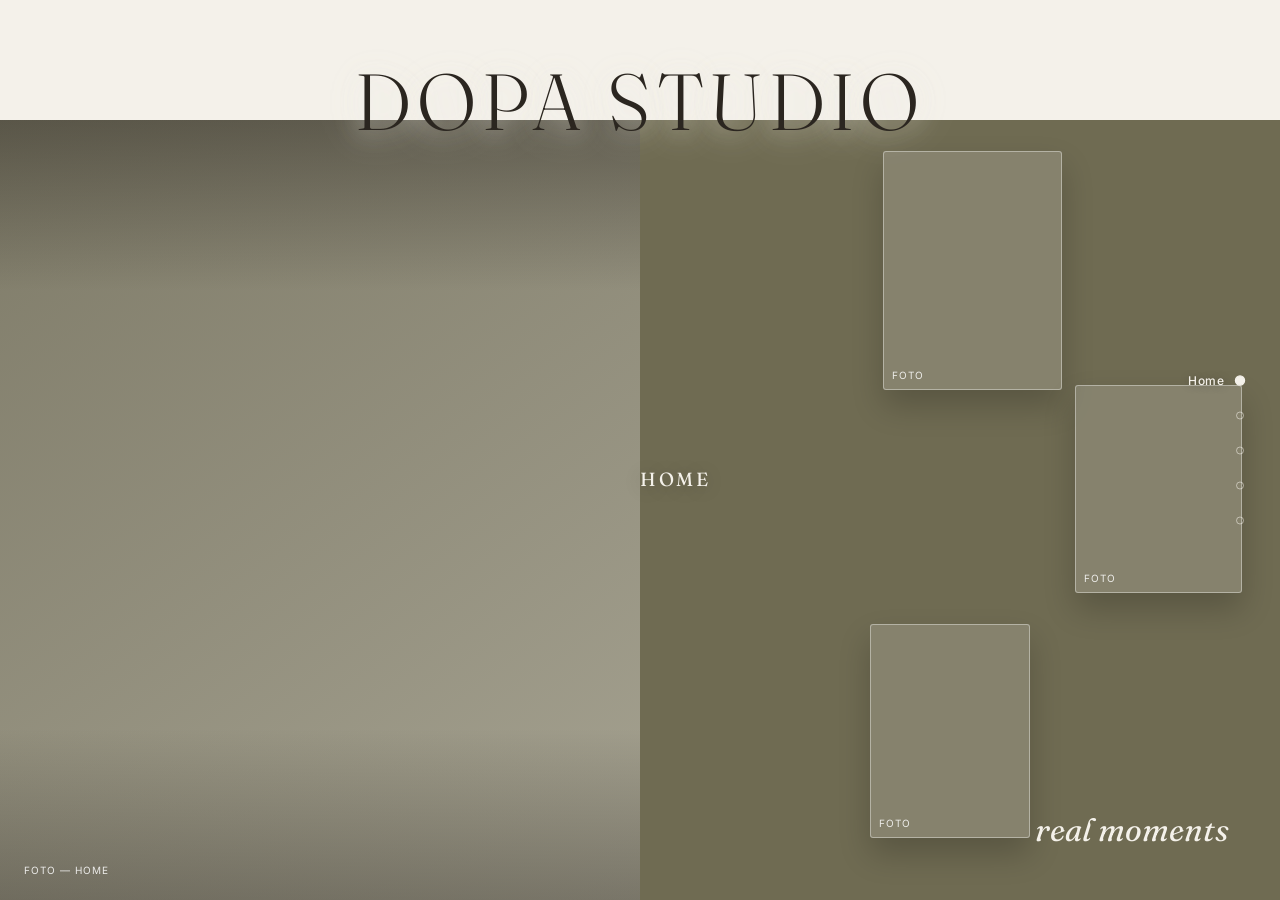
<file: index.html>
<!DOCTYPE html>
<html lang="es">
<head>
<meta charset="UTF-8">
<meta name="viewport" content="width=device-width, initial-scale=1.0">
<title>DOPA Studio — Fotografía &amp; Video | DMV</title>
<meta name="description" content="DOPA Studio: fotografía y video de bodas, sesiones, eventos y contenido para marcas en el área DMV (DC, Maryland, Virginia). Bilingüe — English &amp; Español.">
<link rel="preconnect" href="https://fonts.googleapis.com">
<link rel="preconnect" href="https://fonts.gstatic.com" crossorigin>
<link href="https://fonts.googleapis.com/css2?family=Fraunces:ital,opsz,wght@0,9..144,300;0,9..144,500;0,9..144,600;1,9..144,400&family=Inter:wght@300;400;500;600&display=swap" rel="stylesheet">
<link rel="stylesheet" href="assets/style.css">
</head>
<body>

<!-- HERO SCROLL SECTION -->
<section class="hero-scroll" id="hero">
  <div class="hero-sticky">

    <h1 class="hero-wordmark">DOPA STUDIO</h1>

    <div class="split-stage">

      <div class="split-set active" data-set="0" style="--tone:#6f6b52;">
        <div class="split-photo"><span class="ph-label">Foto — Home</span></div>
        <div class="split-block">
          <p class="split-label">Home</p>
          <div class="thumb-row">
            <div class="thumb thumb-a"><span class="ph-label">Foto</span></div>
            <div class="thumb thumb-b"><span class="ph-label">Foto</span></div>
          </div>
          <div class="thumb thumb-c"><span class="ph-label">Foto</span></div>
          <p class="split-caption">real moments</p>
        </div>
      </div>

      <div class="split-set" data-set="1" style="--tone:#a9836f;">
        <div class="split-photo split-photo--real" style="background-image: url('assets/images/weddings-hero.jpg');"></div>
        <div class="split-block">
          <p class="split-label">Weddings</p>
          <div class="thumb-row">
            <div class="thumb thumb-a"><span class="ph-label">Foto</span></div>
            <div class="thumb thumb-b"><span class="ph-label">Foto</span></div>
          </div>
          <div class="thumb thumb-c"><span class="ph-label">Foto</span></div>
          <p class="split-caption">forever, always</p>
        </div>
      </div>

      <div class="split-set" data-set="2" style="--tone:#7a7658;">
        <div class="split-photo"><span class="ph-label">Foto — Book &amp; Sessions</span></div>
        <div class="split-block">
          <p class="split-label">Book &amp; Sessions</p>
          <div class="thumb-row">
            <div class="thumb thumb-a"><span class="ph-label">Foto</span></div>
            <div class="thumb thumb-b"><span class="ph-label">Foto</span></div>
          </div>
          <div class="thumb thumb-c"><span class="ph-label">Foto</span></div>
          <p class="split-caption">your story</p>
        </div>
      </div>

      <div class="split-set" data-set="3" style="--tone:#ab8f72;">
        <div class="split-photo"><span class="ph-label">Foto — Events</span></div>
        <div class="split-block">
          <p class="split-label">Events</p>
          <div class="thumb-row">
            <div class="thumb thumb-a"><span class="ph-label">Foto</span></div>
            <div class="thumb thumb-b"><span class="ph-label">Foto</span></div>
          </div>
          <div class="thumb thumb-c"><span class="ph-label">Foto</span></div>
          <p class="split-caption">no limits</p>
        </div>
      </div>

      <div class="split-set" data-set="4" style="--tone:#8c6f52;">
        <div class="split-photo"><span class="ph-label">Foto — Content Lab</span></div>
        <div class="split-block">
          <p class="split-label">Content Lab</p>
          <div class="thumb-row">
            <div class="thumb thumb-a"><span class="ph-label">Foto</span></div>
            <div class="thumb thumb-b"><span class="ph-label">Foto</span></div>
          </div>
          <div class="thumb thumb-c"><span class="ph-label">Foto</span></div>
          <p class="split-caption">content, elevated</p>
        </div>
      </div>

    </div>

    <nav class="dot-nav" aria-label="Navegación principal">
      <ul>
        <li><a href="home.html" class="dot-link active" data-index="0"><span class="dot-label">Home</span><span class="dot"></span></a></li>
        <li><a href="weddings.html" class="dot-link" data-index="1"><span class="dot-label">Weddings</span><span class="dot"></span></a></li>
        <li><a href="book-sessions.html" class="dot-link" data-index="2"><span class="dot-label">Book &amp; Sessions</span><span class="dot"></span></a></li>
        <li><a href="events.html" class="dot-link" data-index="3"><span class="dot-label">Events</span><span class="dot"></span></a></li>
        <li><a href="content-lab.html" class="dot-link" data-index="4"><span class="dot-label">Brands &amp; Content Lab</span><span class="dot"></span></a></li>
      </ul>
    </nav>
  </div>
</section>

<script src="assets/script.js"></script>
</body>
</html>
</file>
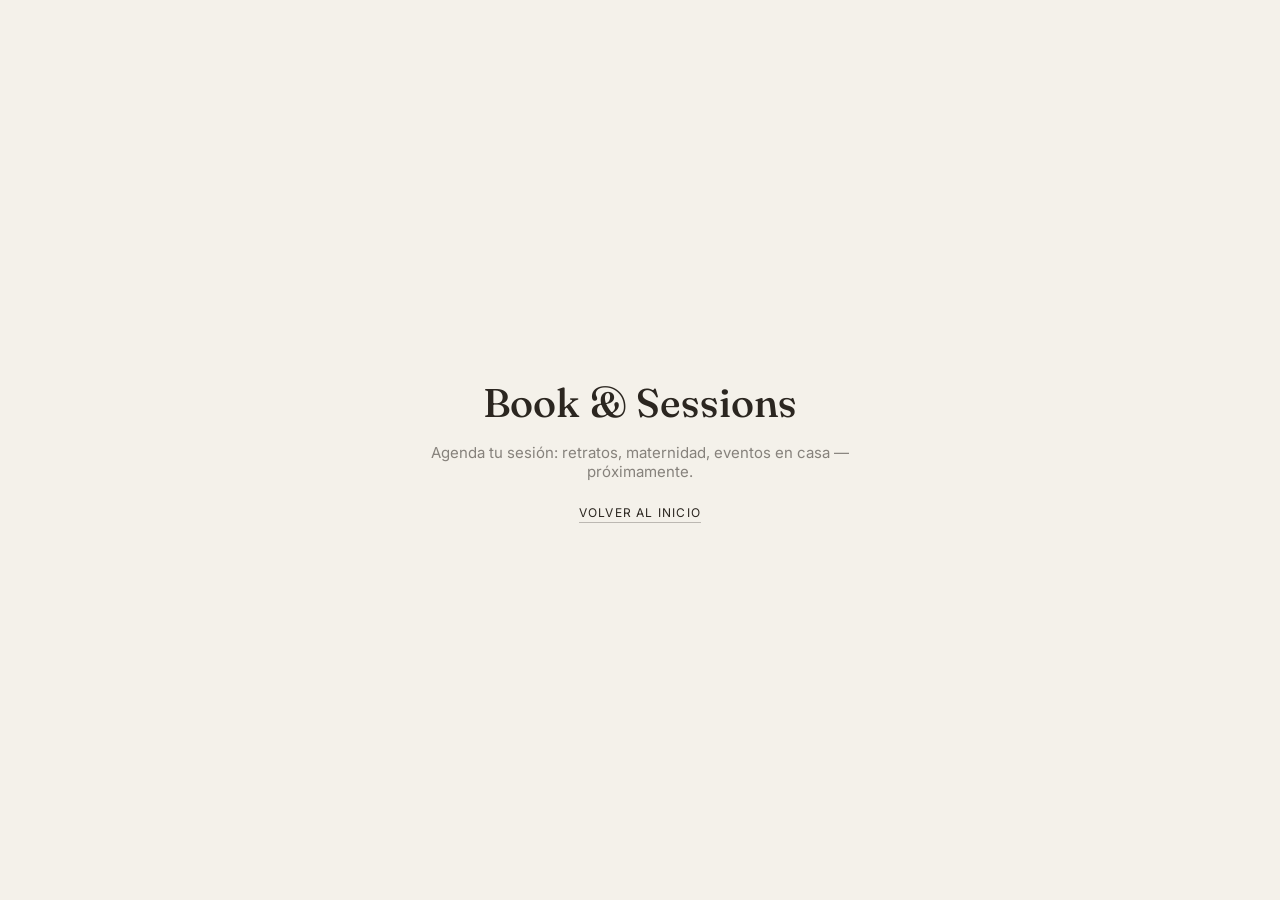
<file: book-sessions.html>
<!DOCTYPE html>
<html lang="es">
<head>
<meta charset="UTF-8">
<meta name="viewport" content="width=device-width, initial-scale=1.0">
<title>Book &amp; Sessions — DOPA Studio</title>
<meta name="description" content="Agenda tu sesión de retratos, maternidad o eventos en casa con DOPA Studio — área DMV.">
<link rel="preconnect" href="https://fonts.googleapis.com">
<link rel="preconnect" href="https://fonts.gstatic.com" crossorigin>
<link href="https://fonts.googleapis.com/css2?family=Fraunces:ital,opsz,wght@0,9..144,300;0,9..144,500;0,9..144,600;1,9..144,400&family=Inter:wght@300;400;500;600&display=swap" rel="stylesheet">
<link rel="stylesheet" href="assets/style.css">
</head>
<body>
<section class="page-stub">
  <h2>Book &amp; Sessions</h2>
  <p>Agenda tu sesión: retratos, maternidad, eventos en casa — próximamente.</p>
  <a href="index.html" class="back-link">Volver al inicio</a>
</section>
</body>
</html>
</file>
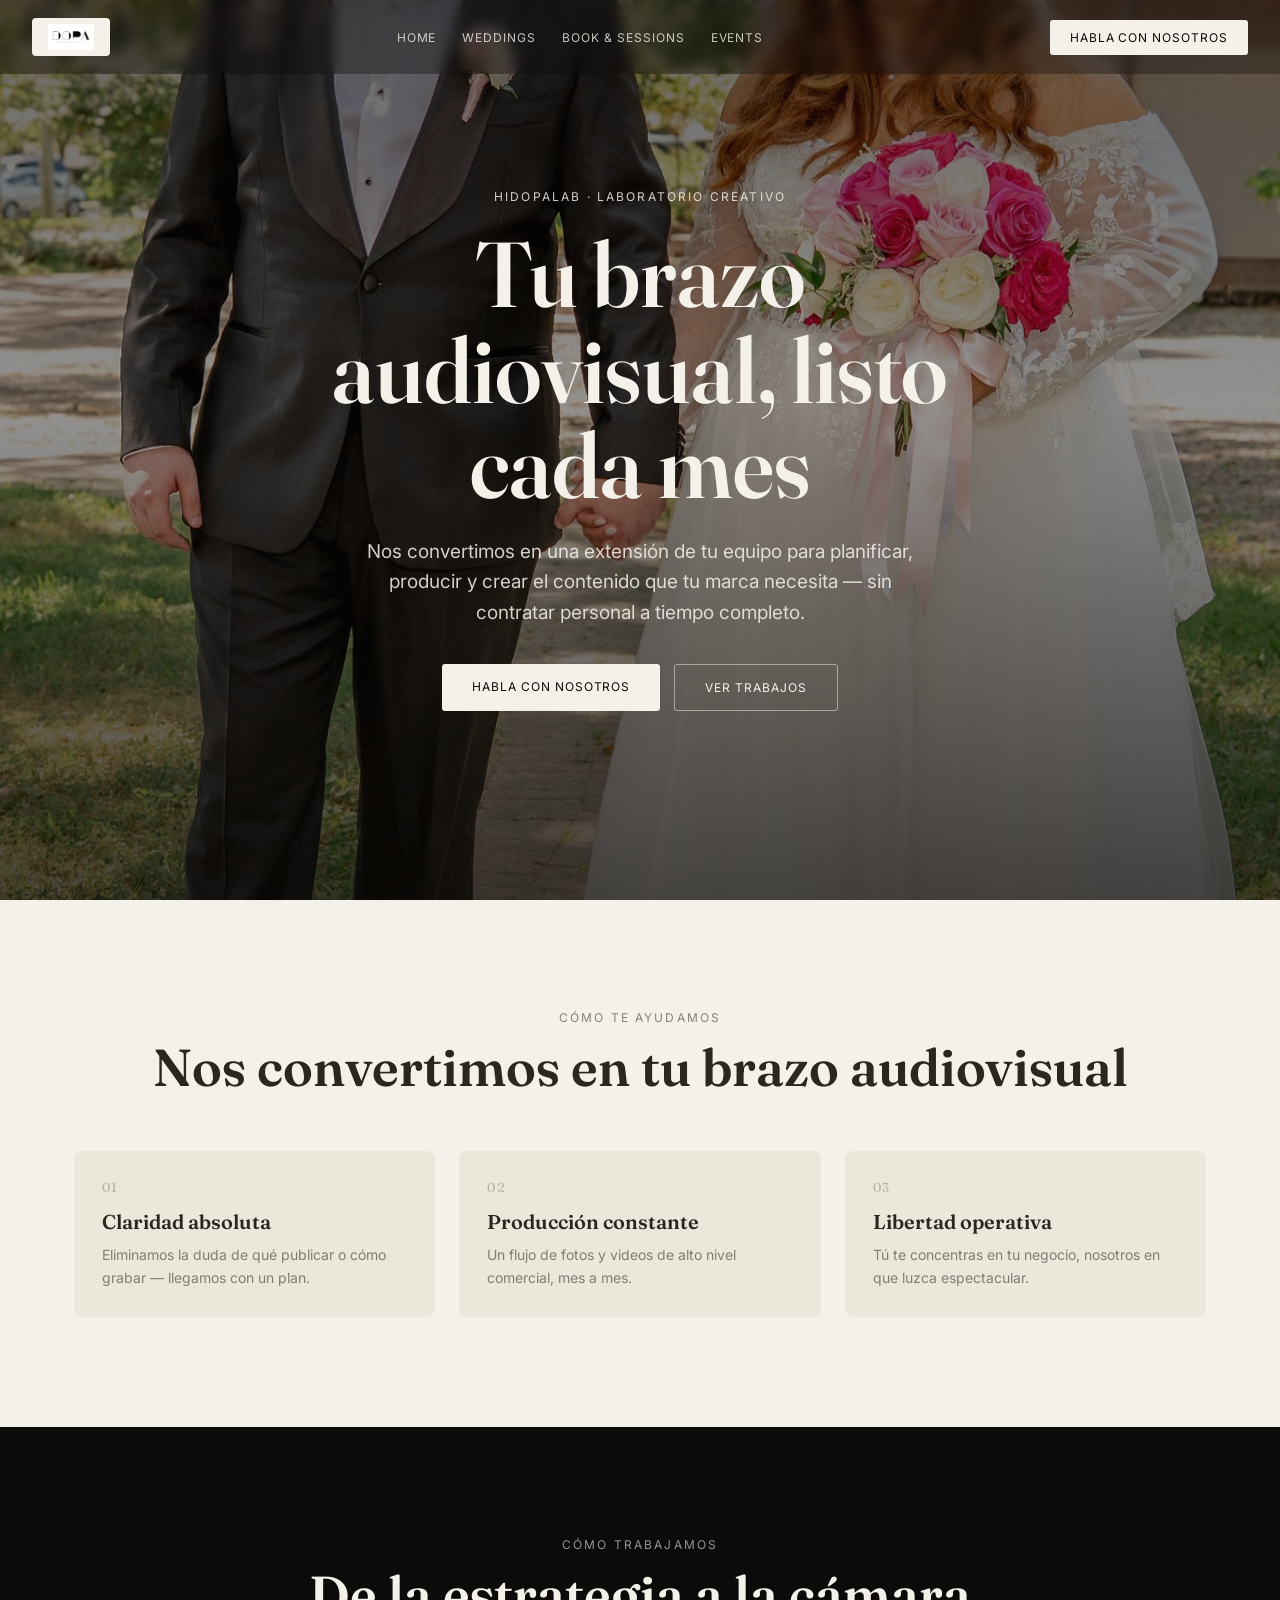
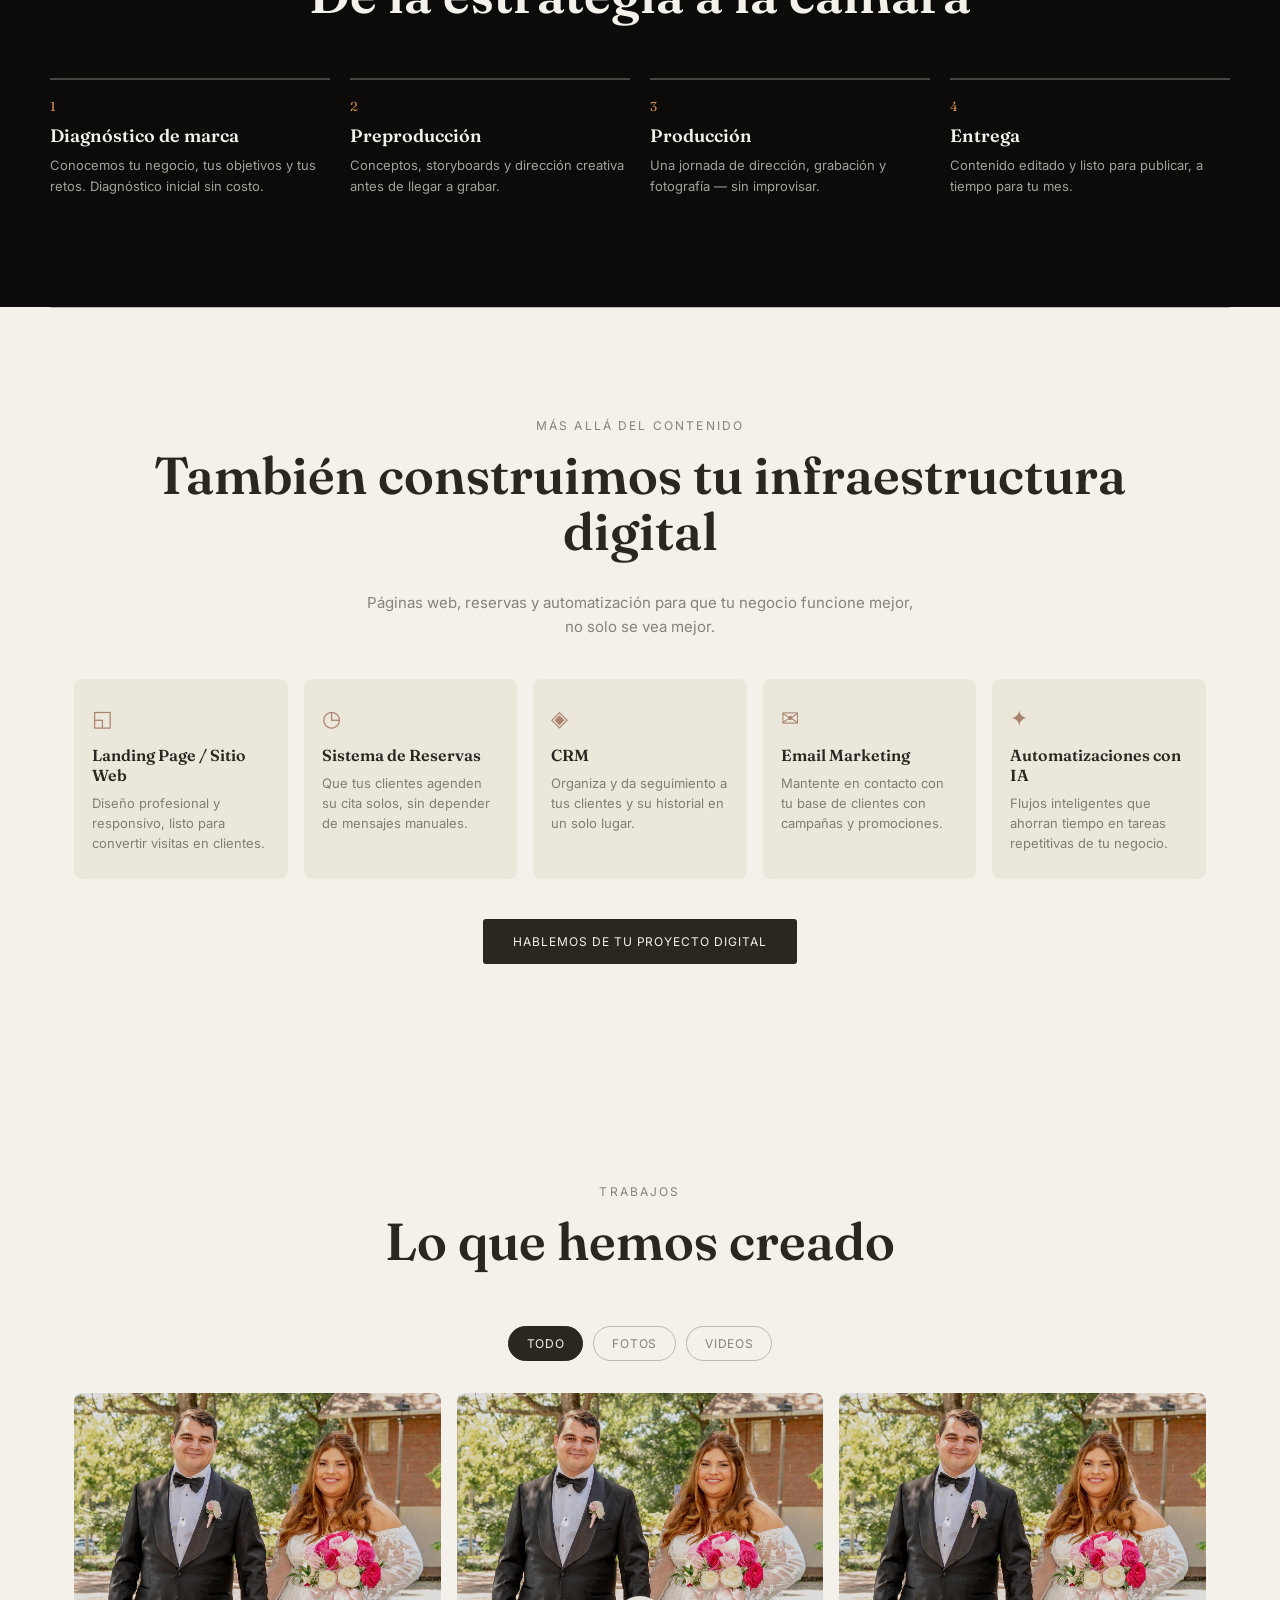
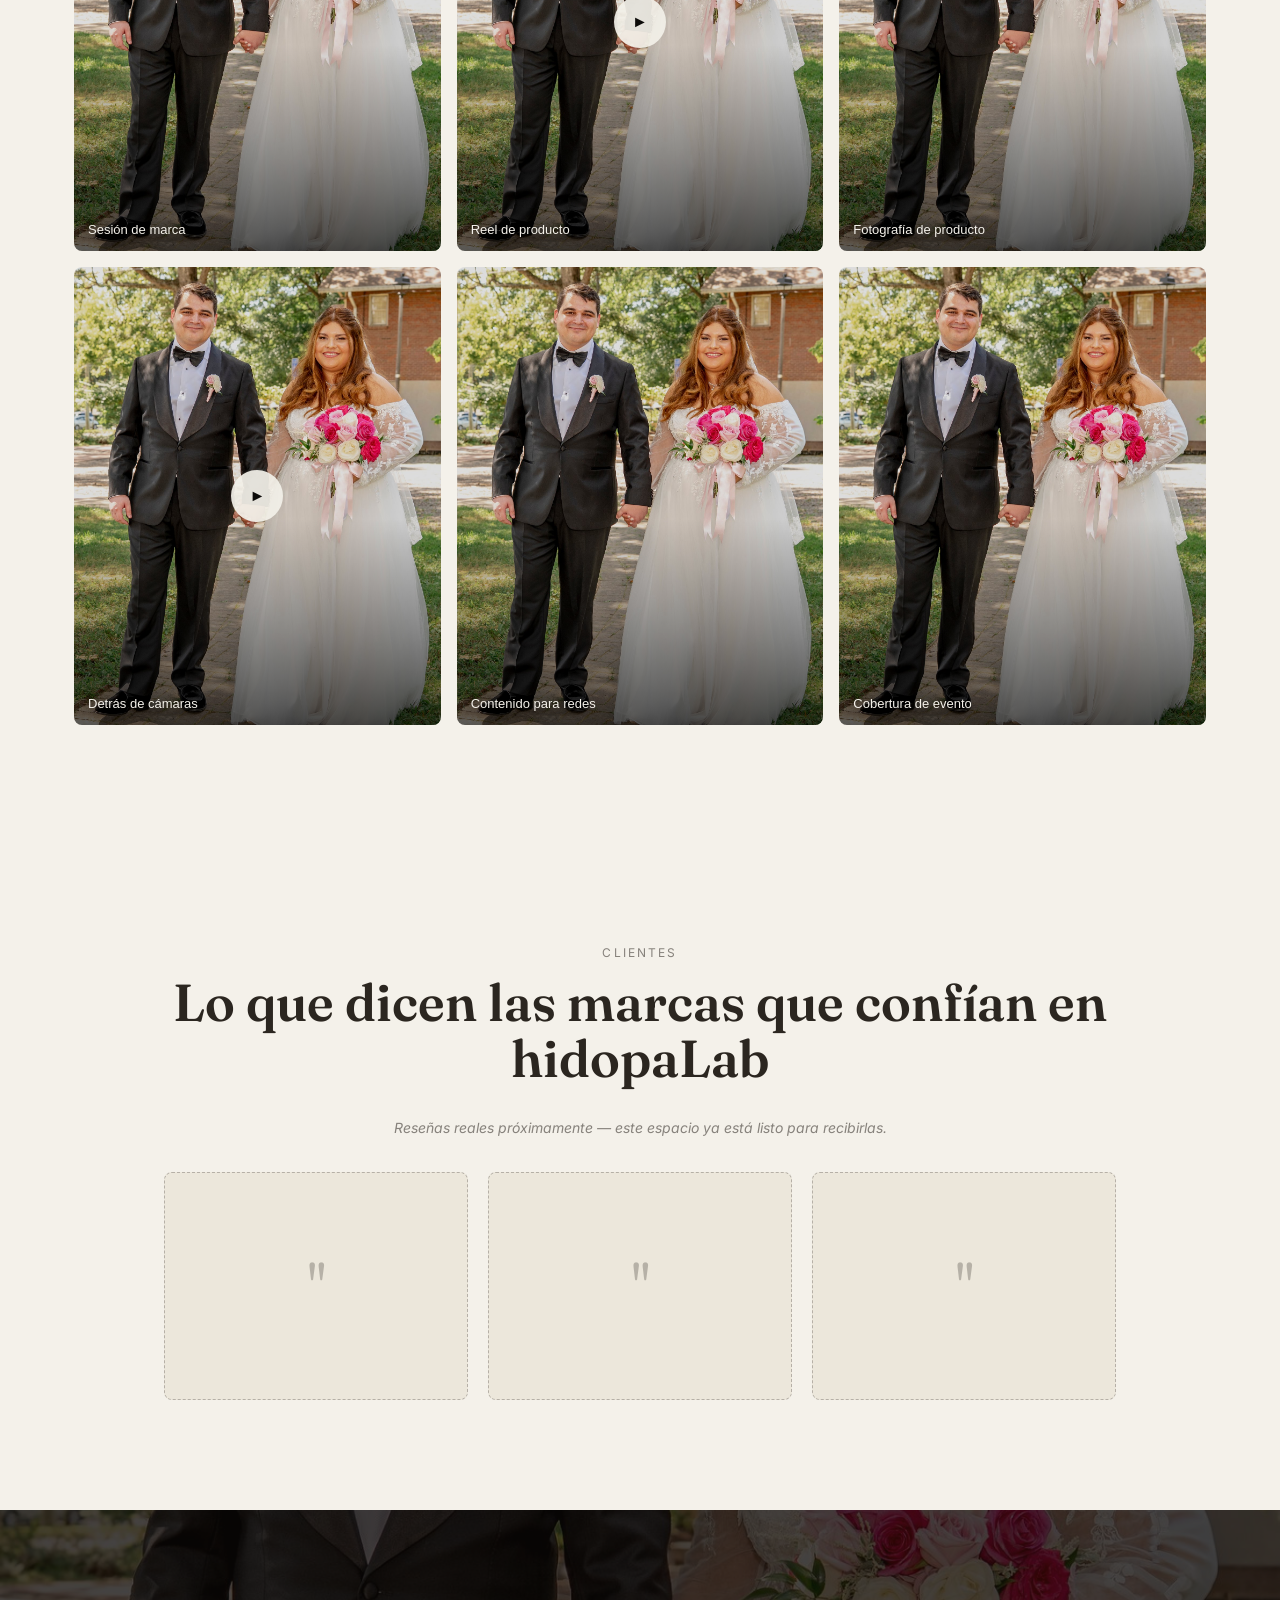
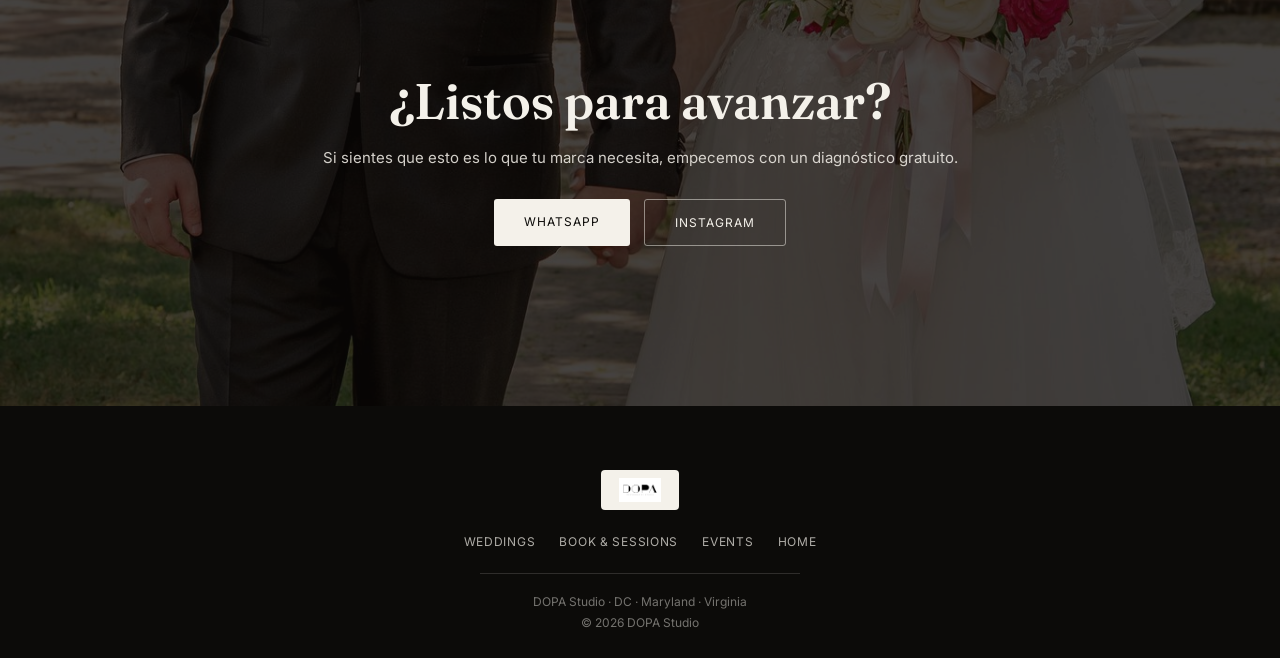
<file: content-lab.html>
<!DOCTYPE html>
<html lang="es">
<head>
<meta charset="UTF-8">
<meta name="viewport" content="width=device-width, initial-scale=1.0">
<title>hidopaLab — Content para tu marca | DOPA Studio</title>
<meta name="description" content="hidopaLab: contenido fotográfico y audiovisual mensual para tu marca, con planificación, producción y edición incluidas — DOPA Studio, área DMV.">
<link rel="preconnect" href="https://fonts.googleapis.com">
<link rel="preconnect" href="https://fonts.gstatic.com" crossorigin>
<link href="https://fonts.googleapis.com/css2?family=Fraunces:ital,opsz,wght@0,9..144,300;0,9..144,500;0,9..144,600;0,9..144,700;1,9..144,400&family=Inter:wght@300;400;500;600;700&display=swap" rel="stylesheet">
<link rel="stylesheet" href="assets/style.css">
</head>
<body class="hv2">

<header class="hv2-nav">
  <a href="index.html" class="hv2-nav__logo">
    <img src="assets/images/logo.jpg" alt="DOPA Studio">
  </a>
  <nav class="hv2-nav__links">
    <a href="home.html">Home</a>
    <a href="weddings.html">Weddings</a>
    <a href="book-sessions.html">Book &amp; Sessions</a>
    <a href="events.html">Events</a>
  </nav>
  <a href="#" class="hv2-nav__cta" data-key="content_lab.hero.cta_primary_label" data-key-href="content_lab.hero.cta_primary_href">Habla con nosotros</a>
</header>

<!-- HERO -->
<section class="hv2-hero" data-key-bg="content_lab.hero.image" style="background-image: url('assets/images/weddings-hero.jpg');">
  <div class="hv2-hero__scrim"></div>
  <div class="hv2-hero__content">
    <p class="hv2-hero__eyebrow" data-key="content_lab.hero.eyebrow">hidopaLab · Laboratorio Creativo</p>
    <h1 class="hv2-hero__title" data-key="content_lab.hero.title">Tu brazo audiovisual, listo cada mes</h1>
    <p class="hv2-hero__subtitle" data-key="content_lab.hero.subtitle">Nos convertimos en una extensión de tu equipo para planificar, producir y crear el contenido que tu marca necesita — sin contratar personal a tiempo completo.</p>
    <div class="hv2-hero__buttons">
      <a href="#" class="hv2-btn hv2-btn--light" data-key="content_lab.hero.cta_primary_label" data-key-href="content_lab.hero.cta_primary_href">Habla con nosotros</a>
      <a href="#gallery" class="hv2-btn hv2-btn--ghost" data-key="content_lab.hero.cta_secondary_label" data-key-href="content_lab.hero.cta_secondary_href">Ver trabajos</a>
    </div>
  </div>
</section>

<!-- PILLARS -->
<section class="hv2-features">
  <p class="hv2-eyebrow" data-key="content_lab.pillars.eyebrow">Cómo te ayudamos</p>
  <h2 class="hv2-section-title" data-key="content_lab.pillars.title">Nos convertimos en tu brazo audiovisual</h2>
  <div class="hv2-pillars">
    <div class="hv2-pillar">
      <span class="hv2-pillar__num">01</span>
      <h3 data-key="content_lab.pillars.items.0.title">Claridad absoluta</h3>
      <p data-key="content_lab.pillars.items.0.copy">Eliminamos la duda de qué publicar o cómo grabar — llegamos con un plan.</p>
    </div>
    <div class="hv2-pillar">
      <span class="hv2-pillar__num">02</span>
      <h3 data-key="content_lab.pillars.items.1.title">Producción constante</h3>
      <p data-key="content_lab.pillars.items.1.copy">Un flujo de fotos y videos de alto nivel comercial, mes a mes.</p>
    </div>
    <div class="hv2-pillar">
      <span class="hv2-pillar__num">03</span>
      <h3 data-key="content_lab.pillars.items.2.title">Libertad operativa</h3>
      <p data-key="content_lab.pillars.items.2.copy">Tú te concentras en tu negocio, nosotros en que luzca espectacular.</p>
    </div>
  </div>
</section>

<!-- PROCESS -->
<section class="hv2-process">
  <p class="hv2-eyebrow" data-key="content_lab.process.eyebrow">Cómo trabajamos</p>
  <h2 class="hv2-section-title" data-key="content_lab.process.title">De la estrategia a la cámara</h2>
  <div class="hv2-process__grid">
    <div class="hv2-process__step">
      <span class="hv2-process__index">1</span>
      <h4 data-key="content_lab.process.steps.0.title">Diagnóstico de marca</h4>
      <p data-key="content_lab.process.steps.0.copy">Conocemos tu negocio, tus objetivos y tus retos. Diagnóstico inicial sin costo.</p>
    </div>
    <div class="hv2-process__step">
      <span class="hv2-process__index">2</span>
      <h4 data-key="content_lab.process.steps.1.title">Preproducción</h4>
      <p data-key="content_lab.process.steps.1.copy">Conceptos, storyboards y dirección creativa antes de llegar a grabar.</p>
    </div>
    <div class="hv2-process__step">
      <span class="hv2-process__index">3</span>
      <h4 data-key="content_lab.process.steps.2.title">Producción</h4>
      <p data-key="content_lab.process.steps.2.copy">Una jornada de dirección, grabación y fotografía — sin improvisar.</p>
    </div>
    <div class="hv2-process__step">
      <span class="hv2-process__index">4</span>
      <h4 data-key="content_lab.process.steps.3.title">Entrega</h4>
      <p data-key="content_lab.process.steps.3.copy">Contenido editado y listo para publicar, a tiempo para tu mes.</p>
    </div>
  </div>
</section>

<!-- WEB & AUTOMATION (separate from the content packages) -->
<section class="hv2-webdev">
  <p class="hv2-eyebrow" data-key="content_lab.webdev.eyebrow">Más allá del contenido</p>
  <h2 class="hv2-section-title" data-key="content_lab.webdev.title">También construimos tu infraestructura digital</h2>
  <p class="hv2-webdev__subtitle" data-key="content_lab.webdev.subtitle">Páginas web, reservas y automatización para que tu negocio funcione mejor, no solo se vea mejor.</p>

  <div class="hv2-webdev__grid">
    <div class="hv2-webdev__card">
      <span class="hv2-webdev__icon" data-key="content_lab.webdev.items.0.icon">◱</span>
      <h3 data-key="content_lab.webdev.items.0.title">Landing Page / Sitio Web</h3>
      <p data-key="content_lab.webdev.items.0.copy">Diseño profesional y responsivo, listo para convertir visitas en clientes.</p>
    </div>
    <div class="hv2-webdev__card">
      <span class="hv2-webdev__icon" data-key="content_lab.webdev.items.1.icon">◷</span>
      <h3 data-key="content_lab.webdev.items.1.title">Sistema de Reservas</h3>
      <p data-key="content_lab.webdev.items.1.copy">Que tus clientes agenden su cita solos, sin depender de mensajes manuales.</p>
    </div>
    <div class="hv2-webdev__card">
      <span class="hv2-webdev__icon" data-key="content_lab.webdev.items.2.icon">◈</span>
      <h3 data-key="content_lab.webdev.items.2.title">CRM</h3>
      <p data-key="content_lab.webdev.items.2.copy">Organiza y da seguimiento a tus clientes y su historial en un solo lugar.</p>
    </div>
    <div class="hv2-webdev__card">
      <span class="hv2-webdev__icon" data-key="content_lab.webdev.items.3.icon">✉</span>
      <h3 data-key="content_lab.webdev.items.3.title">Email Marketing</h3>
      <p data-key="content_lab.webdev.items.3.copy">Mantente en contacto con tu base de clientes con campañas y promociones.</p>
    </div>
    <div class="hv2-webdev__card">
      <span class="hv2-webdev__icon" data-key="content_lab.webdev.items.4.icon">✦</span>
      <h3 data-key="content_lab.webdev.items.4.title">Automatizaciones con IA</h3>
      <p data-key="content_lab.webdev.items.4.copy">Flujos inteligentes que ahorran tiempo en tareas repetitivas de tu negocio.</p>
    </div>
  </div>

  <a href="#" class="hv2-btn hv2-btn--dark" data-key="content_lab.webdev.cta_label" data-key-href="content_lab.webdev.cta_href">Hablemos de tu proyecto digital</a>
</section>

<!-- GALLERY -->
<section class="hv2-gallery" id="gallery">
  <p class="hv2-eyebrow" data-key="content_lab.gallery.eyebrow">Trabajos</p>
  <h2 class="hv2-section-title" data-key="content_lab.gallery.title">Lo que hemos creado</h2>

  <div class="hv2-gallery__filters">
    <button class="hv2-filter active" data-filter="all">Todo</button>
    <button class="hv2-filter" data-filter="photo">Fotos</button>
    <button class="hv2-filter" data-filter="video">Videos</button>
  </div>

  <div class="hv2-gallery__grid" id="gallery-grid"></div>
</section>

<div class="hv2-lightbox" id="lightbox">
  <button class="hv2-lightbox__close" id="lightbox-close">&times;</button>
  <div class="hv2-lightbox__content" id="lightbox-content"></div>
</div>

<!-- TESTIMONIALS -->
<section class="hv2-testimonials">
  <p class="hv2-eyebrow" data-key="content_lab.testimonials.eyebrow">Clientes</p>
  <h2 class="hv2-section-title" data-key="content_lab.testimonials.title">Lo que dicen las marcas que confían en hidopaLab</h2>
  <p class="hv2-testimonials__pending" data-key="content_lab.testimonials.pending_note">Reseñas reales próximamente — este espacio ya está listo para recibirlas.</p>
  <div class="hv2-testimonials__grid">
    <div class="hv2-testimonial-card"><span class="hv2-quote-mark">"</span></div>
    <div class="hv2-testimonial-card"><span class="hv2-quote-mark">"</span></div>
    <div class="hv2-testimonial-card"><span class="hv2-quote-mark">"</span></div>
  </div>
</section>

<!-- FINAL CTA -->
<section class="hv2-final" data-key-bg="content_lab.final_cta.image" style="background-image: url('assets/images/weddings-hero.jpg');">
  <div class="hv2-final__scrim"></div>
  <div class="hv2-final__content">
    <h2 data-key="content_lab.final_cta.title">¿Listos para avanzar?</h2>
    <p data-key="content_lab.final_cta.copy">Si sientes que esto es lo que tu marca necesita, empecemos con un diagnóstico gratuito.</p>
    <div class="hv2-hero__buttons">
      <a href="#" class="hv2-btn hv2-btn--light" data-key="content_lab.final_cta.cta_primary_label" data-key-href="content_lab.final_cta.cta_primary_href">WhatsApp</a>
      <a href="#" class="hv2-btn hv2-btn--ghost" data-key="content_lab.final_cta.cta_secondary_label" data-key-href="content_lab.final_cta.cta_secondary_href">Instagram</a>
    </div>
  </div>
</section>

<!-- FOOTER -->
<footer class="hv2-footer">
  <img src="assets/images/logo.jpg" alt="DOPA Studio" class="hv2-footer__logo">
  <nav class="hv2-footer__links">
    <a href="weddings.html">Weddings</a>
    <a href="book-sessions.html">Book &amp; Sessions</a>
    <a href="events.html">Events</a>
    <a href="home.html">Home</a>
  </nav>
  <div class="hv2-footer__meta">
    <span data-key="footer.area">DOPA Studio · DC · Maryland · Virginia</span>
    <span data-key="footer.copyright">© 2026 DOPA Studio</span>
  </div>
</footer>

<script src="assets/content.js"></script>
<script src="assets/gallery.js"></script>
<script>
  loadAndApplyContent().then((data) => {
    const content = (data && data.content_lab) ? data.content_lab : DEFAULT_CONTENT.content_lab;
    renderGallery(content.gallery.items);
  });
</script>
</body>
</html>
</file>
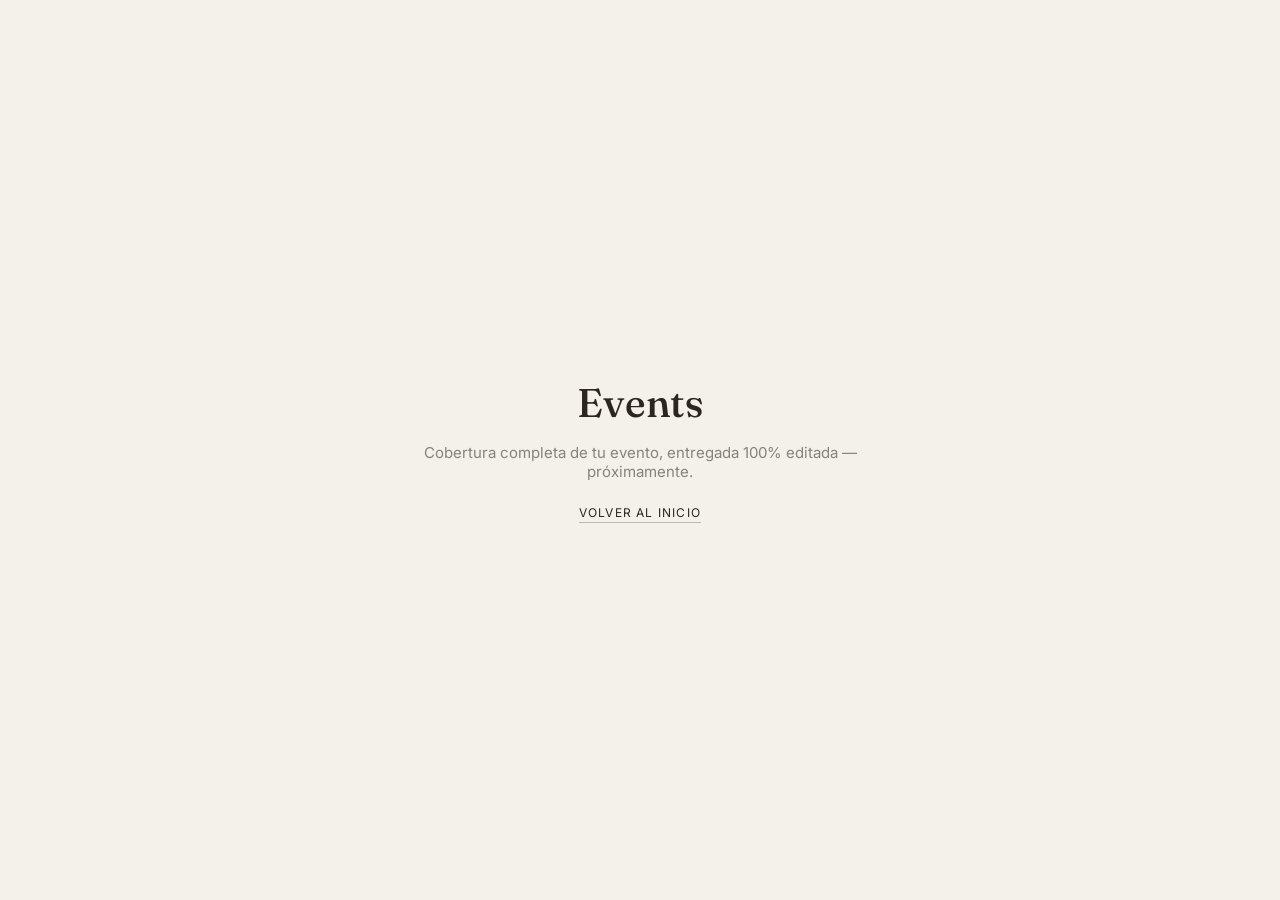
<file: events.html>
<!DOCTYPE html>
<html lang="es">
<head>
<meta charset="UTF-8">
<meta name="viewport" content="width=device-width, initial-scale=1.0">
<title>Events — DOPA Studio</title>
<meta name="description" content="Cobertura fotográfica y de video para eventos en el área DMV — DOPA Studio.">
<link rel="preconnect" href="https://fonts.googleapis.com">
<link rel="preconnect" href="https://fonts.gstatic.com" crossorigin>
<link href="https://fonts.googleapis.com/css2?family=Fraunces:ital,opsz,wght@0,9..144,300;0,9..144,500;0,9..144,600;1,9..144,400&family=Inter:wght@300;400;500;600&display=swap" rel="stylesheet">
<link rel="stylesheet" href="assets/style.css">
</head>
<body>
<section class="page-stub">
  <h2>Events</h2>
  <p>Cobertura completa de tu evento, entregada 100% editada — próximamente.</p>
  <a href="index.html" class="back-link">Volver al inicio</a>
</section>
</body>
</html>
</file>
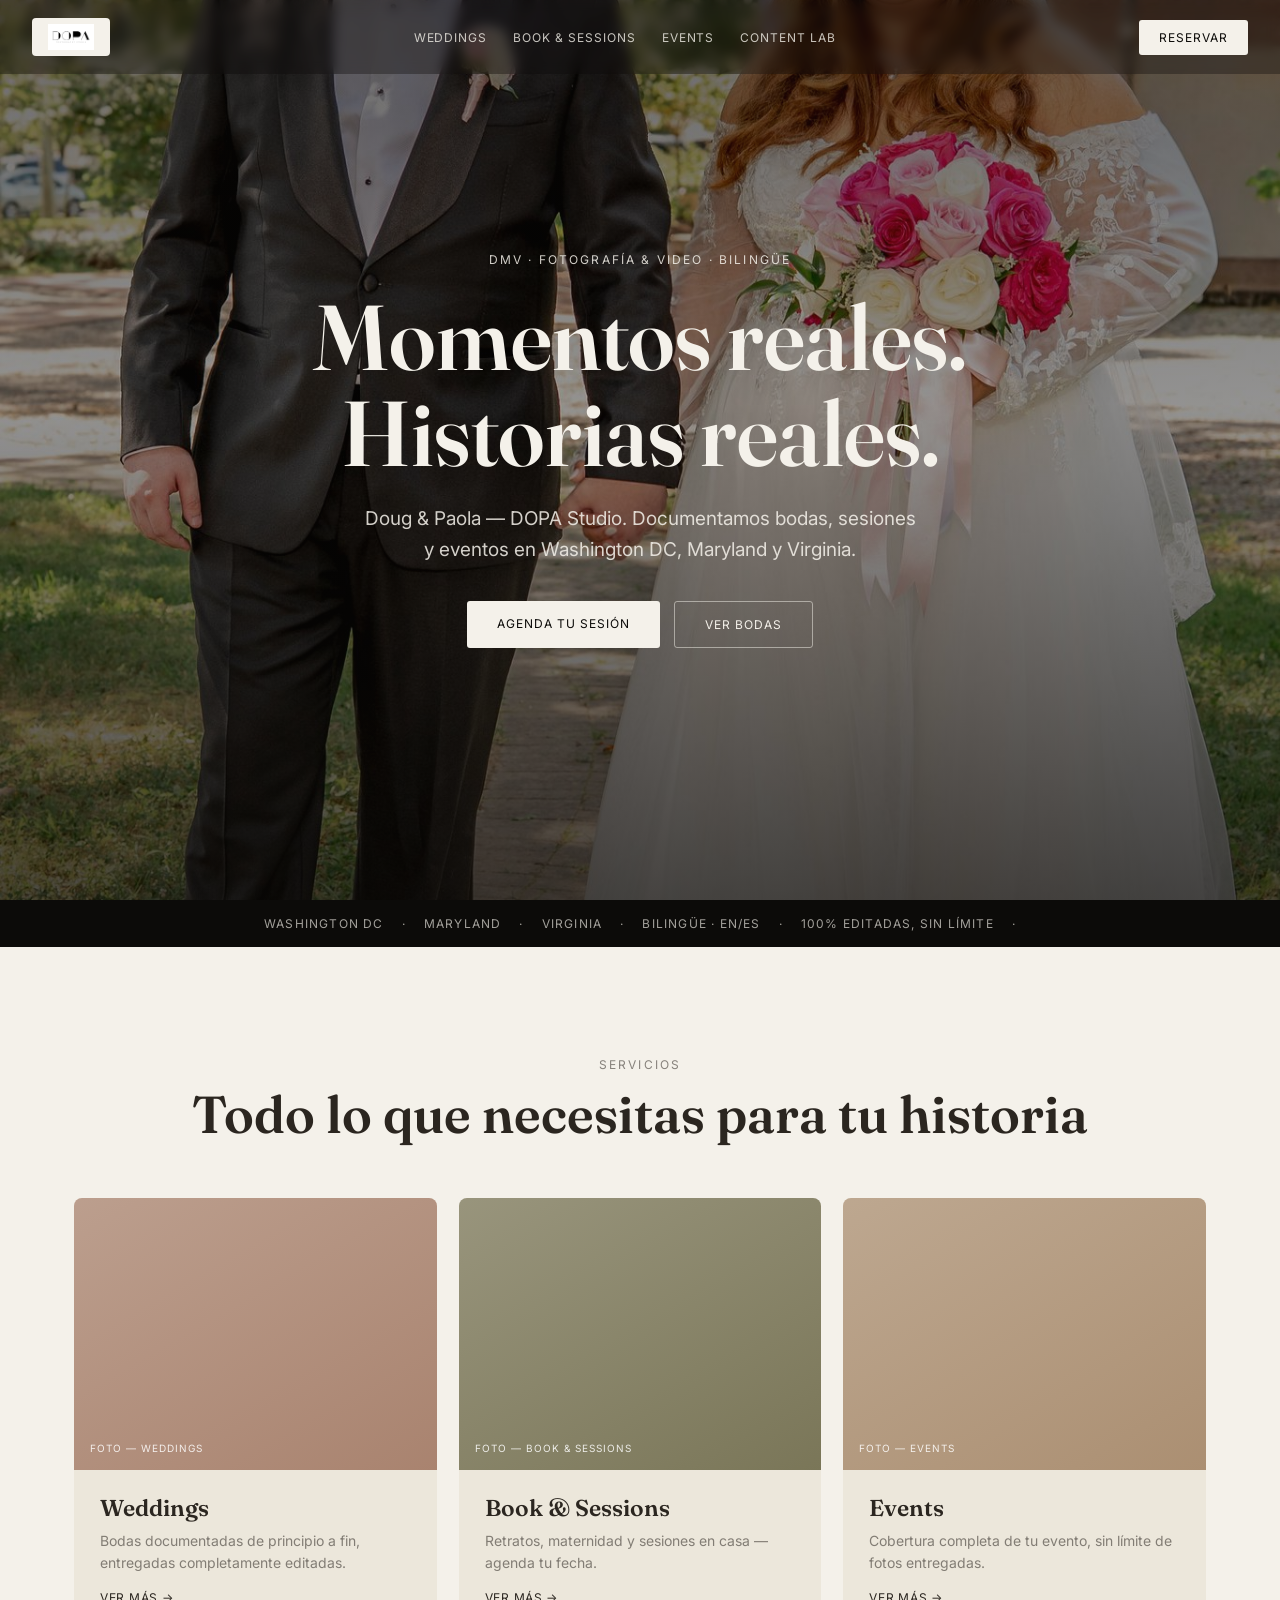
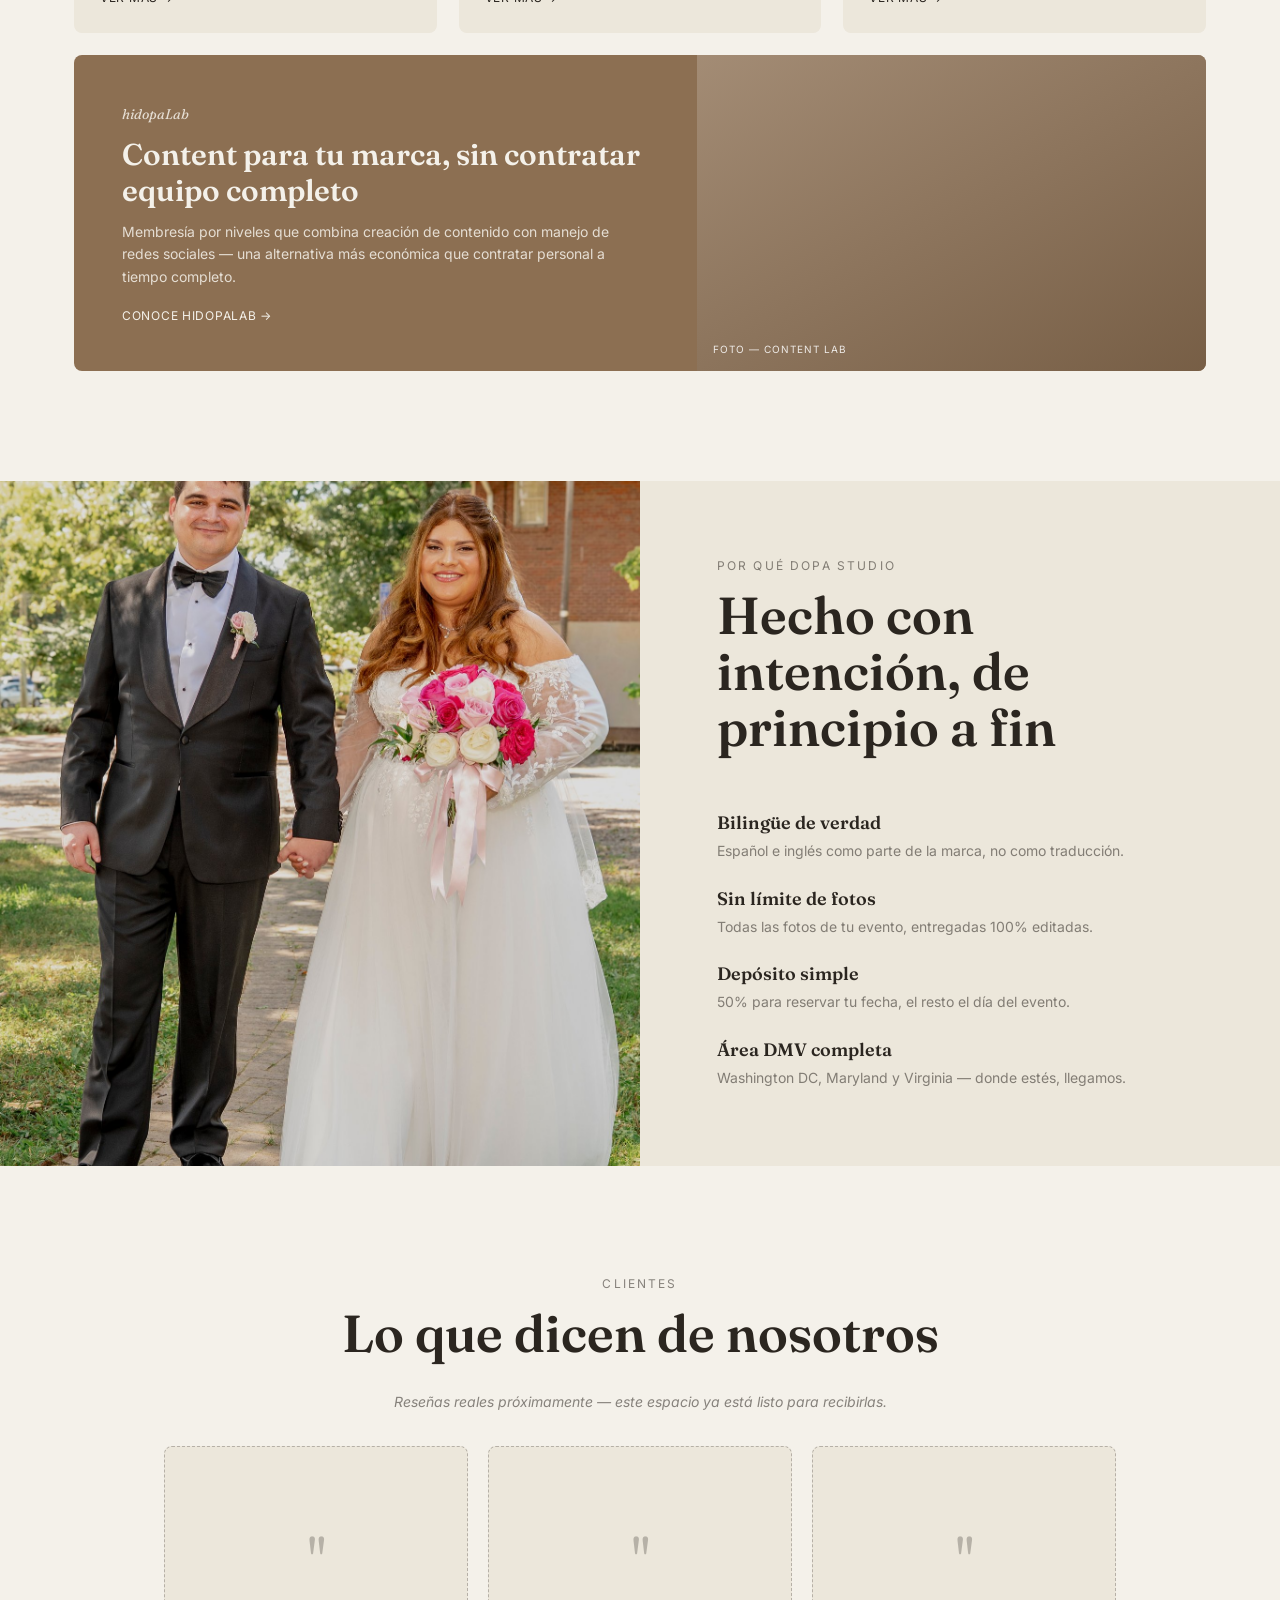
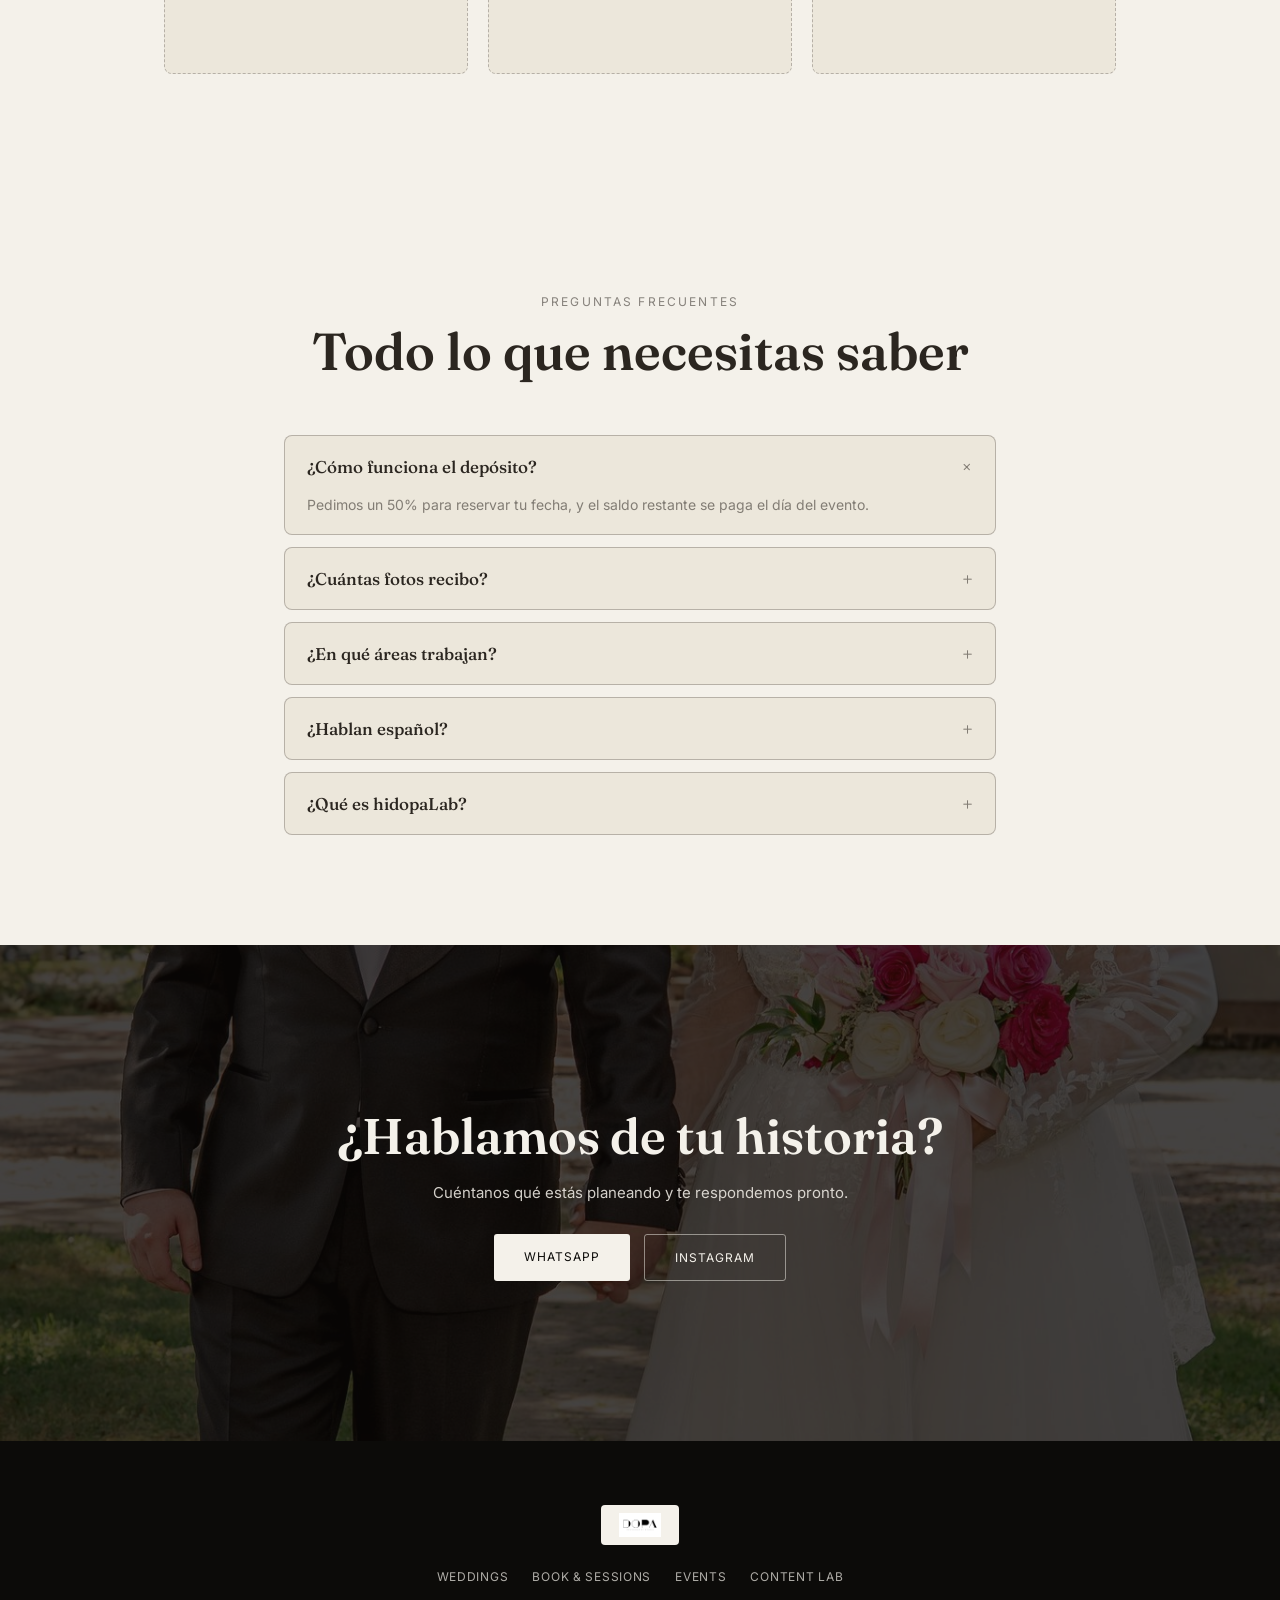
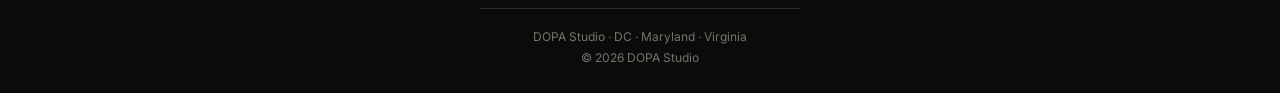
<file: home.html>
<!DOCTYPE html>
<html lang="es">
<head>
<meta charset="UTF-8">
<meta name="viewport" content="width=device-width, initial-scale=1.0">
<title>DOPA Studio — Fotografía &amp; Video | DMV</title>
<meta name="description" content="DOPA Studio: fotografía y video de bodas, sesiones, eventos y contenido para marcas en el área DMV (DC, Maryland, Virginia). Bilingüe — English &amp; Español.">
<link rel="preconnect" href="https://fonts.googleapis.com">
<link rel="preconnect" href="https://fonts.gstatic.com" crossorigin>
<link href="https://fonts.googleapis.com/css2?family=Fraunces:ital,opsz,wght@0,9..144,300;0,9..144,500;0,9..144,600;0,9..144,700;1,9..144,400&family=Inter:wght@300;400;500;600;700&display=swap" rel="stylesheet">
<link rel="stylesheet" href="assets/style.css">
</head>
<body class="hv2">

<header class="hv2-nav">
  <a href="index.html" class="hv2-nav__logo">
    <img src="assets/images/logo.jpg" alt="DOPA Studio">
  </a>
  <nav class="hv2-nav__links">
    <a href="weddings.html">Weddings</a>
    <a href="book-sessions.html">Book &amp; Sessions</a>
    <a href="events.html">Events</a>
    <a href="content-lab.html">Content Lab</a>
  </nav>
  <a href="book-sessions.html" class="hv2-nav__cta" data-key="nav.cta_label" data-key-href="nav.cta_href">Reservar</a>
</header>

<!-- HERO -->
<section class="hv2-hero" data-key-bg="hero.image" style="background-image: url('assets/images/weddings-hero.jpg');">
  <div class="hv2-hero__scrim"></div>
  <div class="hv2-hero__content">
    <p class="hv2-hero__eyebrow" data-key="hero.eyebrow">DMV · Fotografía &amp; Video · Bilingüe</p>
    <h1 class="hv2-hero__title" data-key="hero.title">Momentos reales. Historias reales.</h1>
    <p class="hv2-hero__subtitle" data-key="hero.subtitle">Doug &amp; Paola — DOPA Studio. Documentamos bodas, sesiones y eventos en Washington DC, Maryland y Virginia.</p>
    <div class="hv2-hero__buttons">
      <a href="book-sessions.html" class="hv2-btn hv2-btn--light" data-key="hero.cta_primary_label" data-key-href="hero.cta_primary_href">Agenda tu sesión</a>
      <a href="weddings.html" class="hv2-btn hv2-btn--ghost" data-key="hero.cta_secondary_label" data-key-href="hero.cta_secondary_href">Ver bodas</a>
    </div>
  </div>
</section>

<!-- TRUST STRIP -->
<section class="hv2-trust">
  <div class="hv2-trust__track">
    <span>Washington DC</span>
    <span>·</span>
    <span>Maryland</span>
    <span>·</span>
    <span>Virginia</span>
    <span>·</span>
    <span>Bilingüe · EN/ES</span>
    <span>·</span>
    <span>100% editadas, sin límite</span>
    <span>·</span>
  </div>
</section>

<!-- FEATURES / SERVICES -->
<section class="hv2-features">
  <p class="hv2-eyebrow" data-key="features.eyebrow">Servicios</p>
  <h2 class="hv2-section-title" data-key="features.title">Todo lo que necesitas para tu historia</h2>

  <div class="hv2-features__grid">
    <a class="hv2-card" href="weddings.html" style="--tone:#a9836f;">
      <div class="hv2-card__photo"><span class="ph-label">Foto — Weddings</span></div>
      <div class="hv2-card__body">
        <h3 data-key="features.cards.0.title">Weddings</h3>
        <p data-key="features.cards.0.copy">Bodas documentadas de principio a fin, entregadas completamente editadas.</p>
        <span class="hv2-card__link">Ver más →</span>
      </div>
    </a>
    <a class="hv2-card" href="book-sessions.html" style="--tone:#7a7658;">
      <div class="hv2-card__photo"><span class="ph-label">Foto — Book &amp; Sessions</span></div>
      <div class="hv2-card__body">
        <h3 data-key="features.cards.1.title">Book &amp; Sessions</h3>
        <p data-key="features.cards.1.copy">Retratos, maternidad y sesiones en casa — agenda tu fecha.</p>
        <span class="hv2-card__link">Ver más →</span>
      </div>
    </a>
    <a class="hv2-card" href="events.html" style="--tone:#ab8f72;">
      <div class="hv2-card__photo"><span class="ph-label">Foto — Events</span></div>
      <div class="hv2-card__body">
        <h3 data-key="features.cards.2.title">Events</h3>
        <p data-key="features.cards.2.copy">Cobertura completa de tu evento, sin límite de fotos entregadas.</p>
        <span class="hv2-card__link">Ver más →</span>
      </div>
    </a>
  </div>

  <a class="hv2-highlight" href="content-lab.html" style="--tone:#8c6f52;">
    <div class="hv2-highlight__text">
      <p class="hv2-highlight__eyebrow" data-key="features.highlight.eyebrow">hidopaLab</p>
      <h3 data-key="features.highlight.title">Content para tu marca, sin contratar equipo completo</h3>
      <p data-key="features.highlight.copy">Membresía por niveles que combina creación de contenido con manejo de redes sociales — una alternativa más económica que contratar personal a tiempo completo.</p>
      <span class="hv2-card__link" data-key="features.highlight.cta_label">Conoce hidopaLab →</span>
    </div>
    <div class="hv2-highlight__photo"><span class="ph-label">Foto — Content Lab</span></div>
  </a>
</section>

<!-- BENEFITS -->
<section class="hv2-benefits">
  <div class="hv2-benefits__photo" data-key-bg="benefits.image" style="background-image: url('assets/images/weddings-hero.jpg');"></div>
  <div class="hv2-benefits__text">
    <p class="hv2-eyebrow" data-key="benefits.eyebrow">Por qué DOPA Studio</p>
    <h2 class="hv2-section-title" data-key="benefits.title">Hecho con intención, de principio a fin</h2>
    <ul class="hv2-benefits__list">
      <li>
        <h4 data-key="benefits.items.0.title">Bilingüe de verdad</h4>
        <p data-key="benefits.items.0.copy">Español e inglés como parte de la marca, no como traducción.</p>
      </li>
      <li>
        <h4 data-key="benefits.items.1.title">Sin límite de fotos</h4>
        <p data-key="benefits.items.1.copy">Todas las fotos de tu evento, entregadas 100% editadas.</p>
      </li>
      <li>
        <h4 data-key="benefits.items.2.title">Depósito simple</h4>
        <p data-key="benefits.items.2.copy">50% para reservar tu fecha, el resto el día del evento.</p>
      </li>
      <li>
        <h4 data-key="benefits.items.3.title">Área DMV completa</h4>
        <p data-key="benefits.items.3.copy">Washington DC, Maryland y Virginia — donde estés, llegamos.</p>
      </li>
    </ul>
  </div>
</section>

<!-- TESTIMONIALS -->
<section class="hv2-testimonials">
  <p class="hv2-eyebrow" data-key="testimonials.eyebrow">Clientes</p>
  <h2 class="hv2-section-title" data-key="testimonials.title">Lo que dicen de nosotros</h2>
  <p class="hv2-testimonials__pending" data-key="testimonials.pending_note">Reseñas reales próximamente — este espacio ya está listo para recibirlas.</p>
  <div class="hv2-testimonials__grid">
    <div class="hv2-testimonial-card"><span class="hv2-quote-mark">"</span></div>
    <div class="hv2-testimonial-card"><span class="hv2-quote-mark">"</span></div>
    <div class="hv2-testimonial-card"><span class="hv2-quote-mark">"</span></div>
  </div>
</section>

<!-- FAQ -->
<section class="hv2-faq">
  <p class="hv2-eyebrow" data-key="faq.eyebrow">Preguntas frecuentes</p>
  <h2 class="hv2-section-title" data-key="faq.title">Todo lo que necesitas saber</h2>
  <div class="hv2-faq__list">
    <details class="hv2-faq__item" open>
      <summary><span data-key="faq.items.0.q">¿Cómo funciona el depósito?</span><span class="hv2-faq__icon">+</span></summary>
      <p data-key="faq.items.0.a">Pedimos un 50% para reservar tu fecha, y el saldo restante se paga el día del evento.</p>
    </details>
    <details class="hv2-faq__item">
      <summary><span data-key="faq.items.1.q">¿Cuántas fotos recibo?</span><span class="hv2-faq__icon">+</span></summary>
      <p data-key="faq.items.1.a">Todas las fotos del evento, entregadas 100% editadas — sin límite de cantidad.</p>
    </details>
    <details class="hv2-faq__item">
      <summary><span data-key="faq.items.2.q">¿En qué áreas trabajan?</span><span class="hv2-faq__icon">+</span></summary>
      <p data-key="faq.items.2.a">Cubrimos todo el área DMV: Washington DC, Maryland y Virginia.</p>
    </details>
    <details class="hv2-faq__item">
      <summary><span data-key="faq.items.3.q">¿Hablan español?</span><span class="hv2-faq__icon">+</span></summary>
      <p data-key="faq.items.3.a">Sí — DOPA Studio es bilingüe de verdad, en inglés y español, en cada parte del proceso.</p>
    </details>
    <details class="hv2-faq__item">
      <summary><span data-key="faq.items.4.q">¿Qué es hidopaLab?</span><span class="hv2-faq__icon">+</span></summary>
      <p data-key="faq.items.4.a">Nuestra membresía de contenido y manejo de redes sociales para marcas, pensada como alternativa a contratar personal a tiempo completo.</p>
    </details>
  </div>
</section>

<!-- FINAL CTA -->
<section class="hv2-final" data-key-bg="final_cta.image" style="background-image: url('assets/images/weddings-hero.jpg');">
  <div class="hv2-final__scrim"></div>
  <div class="hv2-final__content">
    <h2 data-key="final_cta.title">¿Hablamos de tu historia?</h2>
    <p data-key="final_cta.copy">Cuéntanos qué estás planeando y te respondemos pronto.</p>
    <div class="hv2-hero__buttons">
      <a href="#" class="hv2-btn hv2-btn--light" data-key="final_cta.cta_primary_label" data-key-href="final_cta.cta_primary_href">WhatsApp</a>
      <a href="#" class="hv2-btn hv2-btn--ghost" data-key="final_cta.cta_secondary_label" data-key-href="final_cta.cta_secondary_href">Instagram</a>
    </div>
  </div>
</section>

<!-- FOOTER -->
<footer class="hv2-footer">
  <img src="assets/images/logo.jpg" alt="DOPA Studio" class="hv2-footer__logo">
  <nav class="hv2-footer__links">
    <a href="weddings.html">Weddings</a>
    <a href="book-sessions.html">Book &amp; Sessions</a>
    <a href="events.html">Events</a>
    <a href="content-lab.html">Content Lab</a>
  </nav>
  <div class="hv2-footer__meta">
    <span data-key="footer.area">DOPA Studio · DC · Maryland · Virginia</span>
    <span data-key="footer.copyright">© 2026 DOPA Studio</span>
  </div>
</footer>

<script src="assets/content.js"></script>
<script>loadAndApplyContent();</script>
</body>
</html>
</file>
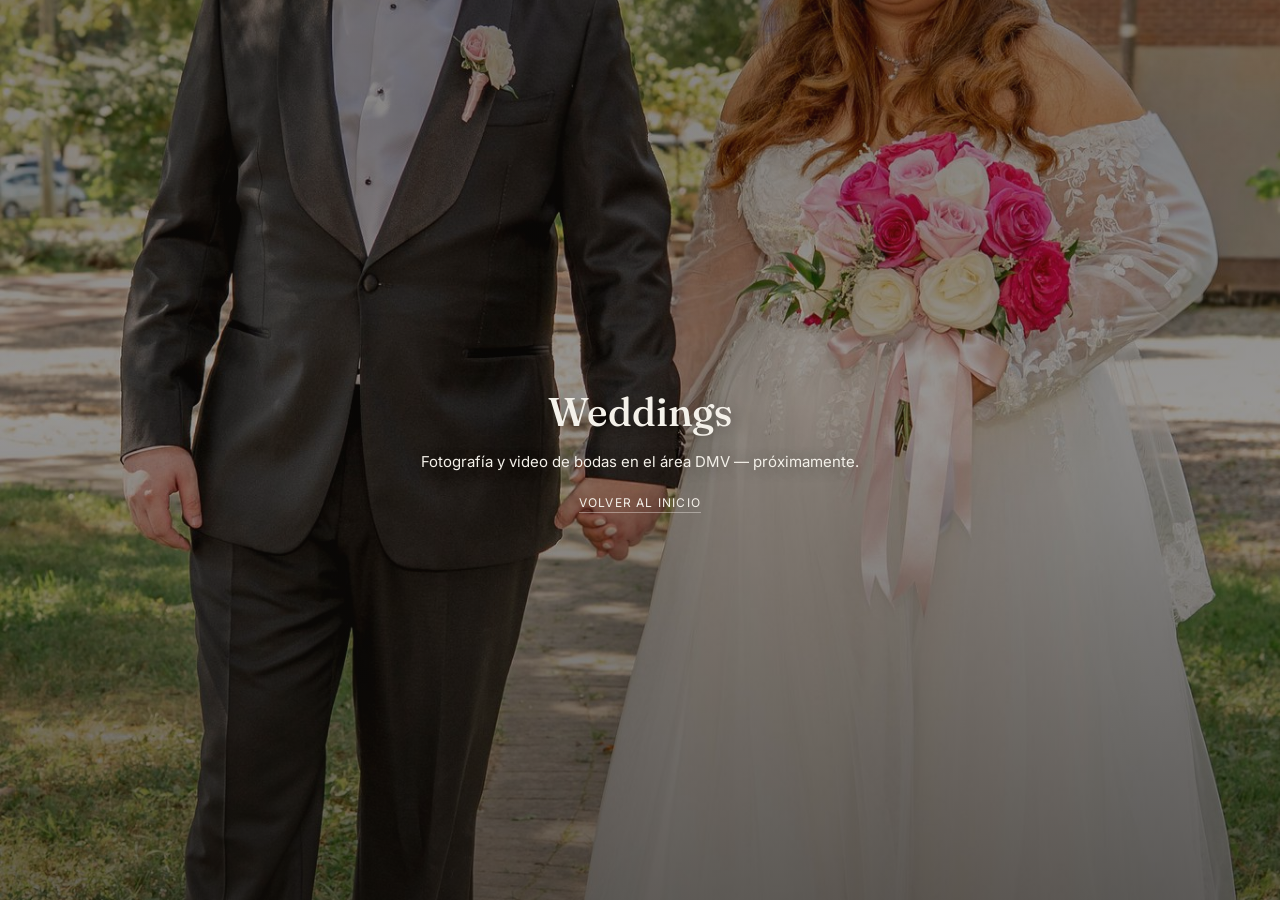
<file: weddings.html>
<!DOCTYPE html>
<html lang="es">
<head>
<meta charset="UTF-8">
<meta name="viewport" content="width=device-width, initial-scale=1.0">
<title>Weddings — DOPA Studio</title>
<meta name="description" content="Fotografía y video de bodas en el área DMV (DC, Maryland, Virginia) — DOPA Studio.">
<link rel="preconnect" href="https://fonts.googleapis.com">
<link rel="preconnect" href="https://fonts.gstatic.com" crossorigin>
<link href="https://fonts.googleapis.com/css2?family=Fraunces:ital,opsz,wght@0,9..144,300;0,9..144,500;0,9..144,600;1,9..144,400&family=Inter:wght@300;400;500;600&display=swap" rel="stylesheet">
<link rel="stylesheet" href="assets/style.css">
</head>
<body>
<section class="page-stub page-stub--photo" style="background-image: url('assets/images/weddings-hero.jpg');">
  <h2>Weddings</h2>
  <p>Fotografía y video de bodas en el área DMV — próximamente.</p>
  <a href="index.html" class="back-link back-link--light">Volver al inicio</a>
</section>
</body>
</html>
</file>
<file: assets/style.css>
:root {
  --cream: #f4f1ea;
  --cream-2: #ece7db;
  --ink: #2b2620;
  --ink-muted: rgba(43, 38, 32, 0.55);
  --ink-faint: rgba(43, 38, 32, 0.28);
  --serif: 'Fraunces', serif;
  --sans: 'Inter', sans-serif;
}

* { box-sizing: border-box; }

html, body {
  margin: 0;
  padding: 0;
  background: var(--cream);
  color: var(--ink);
  font-family: var(--sans);
}

/* ---------- Hero (auto-advancing, single viewport) ---------- */
.hero-scroll {
  position: relative;
  height: 100vh;
}

.hero-sticky {
  height: 100vh;
  display: flex;
  flex-direction: column;
  background: var(--cream);
  overflow: hidden;
}

/* ---------- Big overlapping wordmark ---------- */
.hero-wordmark {
  font-family: var(--serif);
  font-weight: 300;
  letter-spacing: 0.07em;
  font-size: clamp(38px, 6.2vw, 84px);
  text-align: center;
  color: var(--ink);
  margin: 0 0 clamp(-30px, -3.4vw, -18px) 0;
  padding-top: clamp(28px, 5vw, 52px);
  position: relative;
  z-index: 5;
  flex-shrink: 0;
  text-shadow: 0 2px 26px rgba(244, 241, 234, 0.9), 0 0 46px rgba(244, 241, 234, 0.6);
  pointer-events: none;
}

/* ---------- Split stage: photo left / color block right ---------- */
.split-stage {
  position: relative;
  flex: 1;
  min-height: 0;
}

.split-set {
  position: absolute;
  inset: 0;
  display: flex;
  opacity: 0;
  pointer-events: none;
  transition: opacity 0.9s ease;
}

.split-set.active {
  opacity: 1;
  pointer-events: auto;
}

.split-photo {
  flex: 1 1 50%;
  position: relative;
  overflow: hidden;
  display: flex;
  align-items: flex-end;
  padding: 24px;
  background:
    linear-gradient(180deg, rgba(20, 16, 12, 0.35) 0%, rgba(20, 16, 12, 0) 22%, rgba(20, 16, 12, 0) 78%, rgba(20, 16, 12, 0.3) 100%),
    linear-gradient(145deg, color-mix(in srgb, var(--tone) 70%, black 10%), color-mix(in srgb, var(--tone) 60%, white 10%));
}

.split-photo--real {
  background-size: cover;
  background-position: center;
}

.split-photo--real::after {
  content: "";
  position: absolute;
  inset: 0;
  background: linear-gradient(180deg, rgba(20, 16, 12, 0.3) 0%, rgba(20, 16, 12, 0) 25%, rgba(20, 16, 12, 0) 75%, rgba(20, 16, 12, 0.35) 100%);
}

.split-block {
  flex: 1 1 50%;
  position: relative;
  background: var(--tone);
  display: flex;
  flex-direction: column;
  justify-content: flex-end;
  padding: clamp(24px, 4vw, 56px);
  overflow: visible;
}

.split-label {
  position: absolute;
  left: 0;
  top: 46%;
  transform: translateY(-50%);
  margin: 0;
  font-family: var(--serif);
  letter-spacing: 0.14em;
  text-transform: uppercase;
  font-size: clamp(13px, 1.5vw, 19px);
  color: var(--cream);
  white-space: nowrap;
  z-index: 3;
  text-shadow: 0 2px 18px rgba(0, 0, 0, 0.25);
}

.thumb {
  position: absolute;
  border-radius: 3px;
  background: rgba(255, 255, 255, 0.16);
  border: 1px solid rgba(255, 255, 255, 0.38);
  display: flex;
  align-items: flex-end;
  padding: 8px;
  box-shadow: 0 16px 32px rgba(0, 0, 0, 0.2);
  opacity: 0;
}

.split-set.active .thumb {
  animation: thumbPop 0.75s cubic-bezier(0.22, 0.9, 0.32, 1) forwards;
}

.split-set.active .thumb-a { animation-delay: 0.05s; }
.split-set.active .thumb-b { animation-delay: 0.22s; }
.split-set.active .thumb-c { animation-delay: 0.4s; }

@keyframes thumbPop {
  from { opacity: 0; transform: translateY(18px) scale(0.92); }
  to { opacity: 1; transform: translateY(0) scale(1); }
}

.thumb-a {
  top: 4%;
  left: 38%;
  width: 28%;
  aspect-ratio: 3 / 4;
}

.thumb-b {
  top: 34%;
  right: 6%;
  width: 26%;
  aspect-ratio: 4 / 5;
}

.thumb-c {
  bottom: 8%;
  left: 36%;
  width: 25%;
  aspect-ratio: 3 / 4;
}

.split-caption {
  font-family: var(--serif);
  font-style: italic;
  font-weight: 400;
  font-size: clamp(20px, 2.6vw, 32px);
  color: var(--cream);
  margin: 0;
  align-self: flex-end;
  text-align: right;
  z-index: 2;
}

.ph-label {
  font-size: 10px;
  letter-spacing: 0.1em;
  text-transform: uppercase;
  color: rgba(255, 255, 255, 0.85);
}

/* ---------- Dot navigation ---------- */
.dot-nav {
  position: absolute;
  right: 36px;
  top: 50%;
  transform: translateY(-50%);
  z-index: 6;
}

.dot-nav ul {
  list-style: none;
  margin: 0;
  padding: 0;
  display: flex;
  flex-direction: column;
  gap: 20px;
}

.dot-link {
  display: flex;
  align-items: center;
  justify-content: flex-end;
  gap: 12px;
  text-decoration: none;
}

.dot-label {
  font-family: var(--sans);
  font-size: 12px;
  letter-spacing: 0.04em;
  white-space: nowrap;
  color: rgba(244, 241, 234, 0.6);
  opacity: 0;
  transform: translateX(8px);
  transition: opacity 0.35s ease, transform 0.35s ease, color 0.35s ease;
  text-shadow: 0 1px 10px rgba(0, 0, 0, 0.25);
}

.dot {
  width: 8px;
  height: 8px;
  border-radius: 50%;
  border: 1px solid rgba(244, 241, 234, 0.55);
  background: transparent;
  transition: background 0.35s ease, border-color 0.35s ease, transform 0.35s ease;
  flex-shrink: 0;
}

.dot-link:hover .dot-label,
.dot-link.active .dot-label {
  opacity: 1;
  transform: translateX(0);
}

.dot-link.active .dot-label {
  color: var(--cream);
  font-weight: 500;
}

.dot-link.active .dot {
  background: var(--cream);
  border-color: var(--cream);
  transform: scale(1.3);
}

/* ---------- Standalone "coming soon" pages ---------- */
.page-stub {
  min-height: 100vh;
  display: flex;
  flex-direction: column;
  align-items: center;
  justify-content: center;
  text-align: center;
  gap: 16px;
  padding: 40px 20px;
  background: var(--cream);
}

.page-stub h2 {
  font-family: var(--serif);
  font-weight: 500;
  font-size: clamp(28px, 4vw, 40px);
  margin: 0;
  color: var(--ink);
}

.page-stub p {
  color: var(--ink-muted);
  margin: 0;
  max-width: 480px;
  font-size: 15px;
}

.back-link {
  margin-top: 8px;
  font-family: var(--sans);
  font-size: 12px;
  letter-spacing: 0.1em;
  text-transform: uppercase;
  color: var(--ink);
  text-decoration: none;
  border-bottom: 1px solid var(--ink-faint);
  padding-bottom: 2px;
}

.back-link:hover {
  border-color: var(--ink);
}

.page-stub--photo {
  position: relative;
  background-size: cover;
  background-position: center;
  isolation: isolate;
}

.page-stub--photo::before {
  content: "";
  position: absolute;
  inset: 0;
  z-index: -1;
  background: linear-gradient(180deg, rgba(20, 16, 12, 0.45) 0%, rgba(20, 16, 12, 0.35) 45%, rgba(20, 16, 12, 0.6) 100%);
}

.page-stub--photo h2,
.page-stub--photo p {
  color: var(--cream);
  text-shadow: 0 2px 16px rgba(0, 0, 0, 0.35);
}

.back-link--light {
  color: var(--cream);
  border-bottom-color: rgba(244, 241, 234, 0.4);
}

.back-link--light:hover {
  border-color: var(--cream);
}

/* =====================================================
   HOME PAGE v2 (home.html) — bold, high-contrast, logo-matched
   ===================================================== */

.hv2 { background: var(--cream); }

.hv2-eyebrow {
  font-size: 12px;
  letter-spacing: 0.18em;
  text-transform: uppercase;
  color: var(--ink-muted);
  margin: 0 0 14px;
  text-align: center;
}

.hv2-section-title {
  font-family: var(--serif);
  font-weight: 600;
  font-size: clamp(30px, 4.6vw, 52px);
  line-height: 1.08;
  margin: 0 0 clamp(32px, 5vw, 56px);
  color: var(--ink);
  text-align: center;
}

/* ---------- Nav ---------- */
.hv2-nav {
  position: fixed;
  top: 0;
  left: 0;
  right: 0;
  z-index: 50;
  display: flex;
  justify-content: space-between;
  align-items: center;
  padding: 18px 32px;
  background: rgba(12, 11, 9, 0.35);
  backdrop-filter: blur(6px);
}

.hv2-nav__logo {
  background: var(--cream);
  padding: 6px 16px;
  border-radius: 4px;
  display: flex;
  align-items: center;
}

.hv2-nav__logo img {
  height: 26px;
  display: block;
}

.hv2-nav__links {
  display: flex;
  gap: 26px;
}

.hv2-nav__links a {
  font-size: 12px;
  letter-spacing: 0.08em;
  text-transform: uppercase;
  color: rgba(244, 241, 234, 0.8);
  text-decoration: none;
  transition: color 0.3s ease;
}

.hv2-nav__links a:hover { color: var(--cream); }

.hv2-nav__cta {
  font-size: 12px;
  letter-spacing: 0.08em;
  text-transform: uppercase;
  color: #0c0b09;
  background: var(--cream);
  padding: 10px 20px;
  border-radius: 3px;
  text-decoration: none;
  transition: transform 0.3s ease;
}

.hv2-nav__cta:hover { transform: translateY(-2px); }

/* ---------- Hero ---------- */
.hv2-hero {
  position: relative;
  min-height: 100vh;
  display: flex;
  align-items: center;
  justify-content: center;
  background-size: cover;
  background-position: center;
}

.hv2-hero__scrim {
  position: absolute;
  inset: 0;
  background: linear-gradient(180deg, rgba(10, 8, 6, 0.55) 0%, rgba(10, 8, 6, 0.35) 45%, rgba(10, 8, 6, 0.7) 100%);
}

.hv2-hero__content {
  position: relative;
  z-index: 2;
  text-align: center;
  max-width: 820px;
  padding: 0 24px;
  display: flex;
  flex-direction: column;
  align-items: center;
}

.hv2-hero__eyebrow {
  font-size: 12px;
  letter-spacing: 0.18em;
  text-transform: uppercase;
  color: rgba(244, 241, 234, 0.85);
  margin: 0 0 22px;
}

.hv2-hero__title {
  font-family: var(--serif);
  font-weight: 600;
  font-size: clamp(42px, 8vw, 92px);
  line-height: 1.04;
  color: var(--cream);
  margin: 0 0 24px;
}

.hv2-hero__subtitle {
  font-size: clamp(15px, 1.8vw, 19px);
  line-height: 1.6;
  color: rgba(244, 241, 234, 0.85);
  max-width: 560px;
  margin: 0 0 36px;
}

.hv2-hero__buttons {
  display: flex;
  gap: 14px;
  flex-wrap: wrap;
  justify-content: center;
}

.hv2-btn {
  font-size: 12px;
  letter-spacing: 0.08em;
  text-transform: uppercase;
  text-decoration: none;
  padding: 15px 30px;
  border-radius: 3px;
  transition: transform 0.3s ease;
}

.hv2-btn--light { background: var(--cream); color: #0c0b09; }
.hv2-btn--ghost { background: transparent; color: var(--cream); border: 1px solid rgba(244, 241, 234, 0.5); }
.hv2-btn:hover { transform: translateY(-2px); }

/* ---------- Trust strip ---------- */
.hv2-trust {
  background: #0c0b09;
  overflow: hidden;
  padding: 16px 0;
}

.hv2-trust__track {
  display: flex;
  gap: 18px;
  white-space: nowrap;
  font-size: 12px;
  letter-spacing: 0.1em;
  text-transform: uppercase;
  color: rgba(244, 241, 234, 0.65);
  justify-content: center;
  flex-wrap: wrap;
  padding: 0 20px;
  text-align: center;
}

/* ---------- Features / Services ---------- */
.hv2-features {
  padding: clamp(56px, 9vw, 110px) 24px;
  max-width: 1180px;
  margin: 0 auto;
}

.hv2-features__grid {
  display: grid;
  grid-template-columns: repeat(3, 1fr);
  gap: 22px;
  margin-bottom: 22px;
}

.hv2-card {
  display: flex;
  flex-direction: column;
  text-decoration: none;
  color: inherit;
  border-radius: 8px;
  overflow: hidden;
  background: var(--cream-2);
  transition: transform 0.35s ease, box-shadow 0.35s ease;
}

.hv2-card:hover {
  transform: translateY(-5px);
  box-shadow: 0 24px 48px rgba(12, 11, 9, 0.16);
}

.hv2-card__photo {
  aspect-ratio: 4 / 3;
  background: linear-gradient(150deg, color-mix(in srgb, var(--tone) 75%, white 10%), var(--tone));
  display: flex;
  align-items: flex-end;
  padding: 16px;
}

.hv2-card__body {
  padding: 24px 26px 28px;
  display: flex;
  flex-direction: column;
  gap: 8px;
}

.hv2-card__body h3 {
  font-family: var(--serif);
  font-weight: 600;
  font-size: 23px;
  margin: 0;
  color: var(--ink);
}

.hv2-card__body p {
  font-size: 14px;
  line-height: 1.55;
  color: var(--ink-muted);
  margin: 0;
}

.hv2-card__link {
  margin-top: 8px;
  font-size: 12px;
  letter-spacing: 0.06em;
  text-transform: uppercase;
  color: var(--ink);
}

.hv2-highlight {
  display: grid;
  grid-template-columns: 1.1fr 0.9fr;
  background: var(--tone);
  border-radius: 8px;
  overflow: hidden;
  text-decoration: none;
  color: inherit;
  min-height: 280px;
  transition: transform 0.35s ease, box-shadow 0.35s ease;
}

.hv2-highlight:hover {
  transform: translateY(-5px);
  box-shadow: 0 24px 48px rgba(12, 11, 9, 0.2);
}

.hv2-highlight__text {
  padding: clamp(28px, 4vw, 48px);
  display: flex;
  flex-direction: column;
  justify-content: center;
  gap: 12px;
}

.hv2-highlight__eyebrow {
  font-family: var(--serif);
  font-style: italic;
  font-size: 17px;
  color: var(--cream);
  margin: 0;
}

.hv2-highlight__text h3 {
  font-family: var(--serif);
  font-weight: 600;
  font-size: clamp(22px, 2.8vw, 30px);
  color: var(--cream);
  margin: 0;
  line-height: 1.2;
}

.hv2-highlight__text p {
  color: rgba(244, 241, 234, 0.85);
  font-size: 14px;
  line-height: 1.6;
  margin: 0;
}

.hv2-highlight__text .hv2-card__link { color: var(--cream); }

.hv2-highlight__photo {
  background: linear-gradient(150deg, color-mix(in srgb, var(--tone) 60%, white 20%), color-mix(in srgb, var(--tone) 80%, black 15%));
  display: flex;
  align-items: flex-end;
  padding: 16px;
}

/* ---------- Pillars (content-lab.html) ---------- */
.hv2-pillars {
  display: grid;
  grid-template-columns: repeat(3, 1fr);
  gap: 24px;
}

.hv2-pillar {
  padding: 28px;
  border-radius: 8px;
  background: var(--cream-2);
}

.hv2-pillar__num {
  font-family: var(--serif);
  font-size: 13px;
  letter-spacing: 0.1em;
  color: var(--ink-faint);
  display: block;
  margin-bottom: 14px;
}

.hv2-pillar h3 {
  font-family: var(--serif);
  font-weight: 600;
  font-size: 20px;
  margin: 0 0 10px;
  color: var(--ink);
}

.hv2-pillar p {
  font-size: 14px;
  line-height: 1.6;
  color: var(--ink-muted);
  margin: 0;
}

/* ---------- Process ---------- */
.hv2-process {
  background: #0c0b09;
  padding: clamp(56px, 9vw, 110px) 24px;
}

.hv2-process .hv2-eyebrow { color: rgba(244, 241, 234, 0.6); }
.hv2-process .hv2-section-title { color: var(--cream); }

.hv2-process__grid {
  max-width: 1180px;
  margin: 0 auto;
  display: grid;
  grid-template-columns: repeat(4, 1fr);
  gap: 20px;
}

.hv2-process__step {
  border-top: 2px solid rgba(244, 241, 234, 0.25);
  padding-top: 18px;
}

.hv2-process__index {
  font-family: var(--serif);
  font-size: 13px;
  color: #c98a4b;
  display: block;
  margin-bottom: 10px;
}

.hv2-process__step h4 {
  font-family: var(--serif);
  font-weight: 600;
  font-size: 18px;
  color: var(--cream);
  margin: 0 0 8px;
}

.hv2-process__step p {
  font-size: 13px;
  line-height: 1.6;
  color: rgba(244, 241, 234, 0.65);
  margin: 0;
}

/* ---------- Web & automation (separate from content packages) ---------- */
.hv2-webdev {
  padding: clamp(56px, 9vw, 110px) 24px;
  max-width: 1180px;
  margin: 0 auto;
  text-align: center;
  border-top: 1px solid var(--line, var(--ink-faint));
}

.hv2-webdev__subtitle {
  max-width: 560px;
  margin: -24px auto 40px;
  color: var(--ink-muted);
  font-size: 15px;
  line-height: 1.6;
  text-align: center;
}

.hv2-webdev__grid {
  display: grid;
  grid-template-columns: repeat(5, 1fr);
  gap: 16px;
  margin-bottom: 40px;
}

.hv2-webdev__card {
  padding: 26px 18px;
  border-radius: 8px;
  background: var(--cream-2);
  text-align: left;
}

.hv2-webdev__icon {
  display: block;
  font-size: 22px;
  color: #a9836f;
  margin-bottom: 14px;
}

.hv2-webdev__card h3 {
  font-family: var(--serif);
  font-weight: 600;
  font-size: 16px;
  margin: 0 0 8px;
  color: var(--ink);
}

.hv2-webdev__card p {
  font-size: 13px;
  line-height: 1.55;
  color: var(--ink-muted);
  margin: 0;
}

.hv2-btn--dark {
  display: inline-block;
  background: var(--ink);
  color: var(--cream);
}

/* ---------- Gallery ---------- */
.hv2-gallery {
  padding: clamp(56px, 9vw, 110px) 24px;
  max-width: 1180px;
  margin: 0 auto;
}

.hv2-gallery__filters {
  display: flex;
  justify-content: center;
  gap: 10px;
  margin-bottom: 32px;
}

.hv2-filter {
  font-family: 'Inter', sans-serif;
  font-size: 12px;
  letter-spacing: 0.06em;
  text-transform: uppercase;
  padding: 9px 18px;
  border-radius: 20px;
  border: 1px solid var(--ink-faint);
  background: transparent;
  color: var(--ink-muted);
  cursor: pointer;
  transition: all 0.25s ease;
}

.hv2-filter.active,
.hv2-filter:hover {
  background: var(--ink);
  color: var(--cream);
  border-color: var(--ink);
}

.hv2-gallery__grid {
  display: grid;
  grid-template-columns: repeat(3, 1fr);
  gap: 16px;
}

.hv2-gallery__tile {
  position: relative;
  aspect-ratio: 4 / 5;
  border-radius: 8px;
  border: none;
  background-size: cover;
  background-position: center;
  cursor: pointer;
  overflow: hidden;
  padding: 0;
  display: flex;
  align-items: flex-end;
}

.hv2-gallery__tile::after {
  content: "";
  position: absolute;
  inset: 0;
  background: linear-gradient(180deg, rgba(0, 0, 0, 0) 55%, rgba(0, 0, 0, 0.6) 100%);
  transition: opacity 0.3s ease;
}

.hv2-gallery__tile:hover::after { opacity: 0.85; }

.hv2-gallery__play {
  position: absolute;
  top: 50%;
  left: 50%;
  transform: translate(-50%, -50%);
  width: 52px;
  height: 52px;
  border-radius: 50%;
  background: rgba(244, 241, 234, 0.92);
  color: #0c0b09;
  display: flex;
  align-items: center;
  justify-content: center;
  font-size: 16px;
  z-index: 2;
}

.hv2-gallery__caption {
  position: relative;
  z-index: 2;
  color: var(--cream);
  font-size: 13px;
  padding: 14px;
  text-shadow: 0 1px 8px rgba(0, 0, 0, 0.4);
}

/* ---------- Lightbox ---------- */
.hv2-lightbox {
  position: fixed;
  inset: 0;
  z-index: 100;
  background: rgba(10, 8, 6, 0.92);
  display: none;
  align-items: center;
  justify-content: center;
  padding: 40px 20px;
}

.hv2-lightbox.open { display: flex; }

.hv2-lightbox__content {
  max-width: 900px;
  width: 100%;
  max-height: 85vh;
}

.hv2-lightbox__content img {
  width: 100%;
  max-height: 85vh;
  object-fit: contain;
  border-radius: 6px;
  display: block;
}

.hv2-lightbox__content iframe {
  width: 100%;
  aspect-ratio: 16 / 9;
  border: none;
  border-radius: 6px;
}

.hv2-lightbox__note {
  color: var(--cream);
  text-align: center;
  font-size: 15px;
}

.hv2-lightbox__close {
  position: absolute;
  top: 20px;
  right: 28px;
  font-size: 32px;
  color: var(--cream);
  background: none;
  border: none;
  cursor: pointer;
  line-height: 1;
}

/* ---------- Benefits ---------- */
.hv2-benefits {
  display: grid;
  grid-template-columns: 1fr 1fr;
  min-height: 70vh;
}

.hv2-benefits__photo {
  background-size: cover;
  background-position: center;
}

.hv2-benefits__text {
  padding: clamp(40px, 6vw, 90px);
  display: flex;
  flex-direction: column;
  justify-content: center;
  background: var(--cream-2);
}

.hv2-benefits__text .hv2-eyebrow,
.hv2-benefits__text .hv2-section-title {
  text-align: left;
}

.hv2-benefits__list {
  list-style: none;
  margin: 0;
  padding: 0;
  display: grid;
  gap: 24px;
}

.hv2-benefits__list h4 {
  font-family: var(--serif);
  font-weight: 600;
  font-size: 18px;
  margin: 0 0 6px;
  color: var(--ink);
}

.hv2-benefits__list p {
  font-size: 14px;
  line-height: 1.6;
  color: var(--ink-muted);
  margin: 0;
}

/* ---------- Testimonials ---------- */
.hv2-testimonials {
  padding: clamp(56px, 9vw, 110px) 24px;
  max-width: 1000px;
  margin: 0 auto;
  text-align: center;
}

.hv2-testimonials__pending {
  color: var(--ink-muted);
  font-size: 14px;
  font-style: italic;
  margin: -24px 0 36px;
}

.hv2-testimonials__grid {
  display: grid;
  grid-template-columns: repeat(3, 1fr);
  gap: 20px;
}

.hv2-testimonial-card {
  aspect-ratio: 4 / 3;
  border-radius: 8px;
  background: var(--cream-2);
  border: 1px dashed var(--ink-faint);
  display: flex;
  align-items: center;
  justify-content: center;
}

.hv2-quote-mark {
  font-family: var(--serif);
  font-size: 56px;
  color: var(--ink-faint);
}

/* ---------- FAQ ---------- */
.hv2-faq {
  padding: clamp(56px, 9vw, 110px) 24px;
  max-width: 760px;
  margin: 0 auto;
}

.hv2-faq__list {
  display: flex;
  flex-direction: column;
  gap: 12px;
}

.hv2-faq__item {
  border: 1px solid var(--ink-faint);
  border-radius: 8px;
  padding: 18px 22px;
  background: var(--cream-2);
}

.hv2-faq__item summary {
  display: flex;
  justify-content: space-between;
  align-items: center;
  gap: 16px;
  cursor: pointer;
  list-style: none;
  font-family: var(--serif);
  font-weight: 500;
  font-size: 17px;
  color: var(--ink);
}

.hv2-faq__item summary::-webkit-details-marker { display: none; }

.hv2-faq__icon {
  font-size: 20px;
  color: var(--ink-muted);
  transition: transform 0.3s ease;
  flex-shrink: 0;
}

.hv2-faq__item[open] .hv2-faq__icon { transform: rotate(45deg); }

.hv2-faq__item p {
  margin: 14px 0 0;
  color: var(--ink-muted);
  font-size: 14px;
  line-height: 1.65;
}

/* ---------- Final CTA ---------- */
.hv2-final {
  position: relative;
  padding: clamp(80px, 14vw, 160px) 24px;
  background-size: cover;
  background-position: center;
  text-align: center;
}

.hv2-final__scrim {
  position: absolute;
  inset: 0;
  background: rgba(10, 8, 6, 0.72);
}

.hv2-final__content {
  position: relative;
  z-index: 2;
  max-width: 640px;
  margin: 0 auto;
}

.hv2-final__content h2 {
  font-family: var(--serif);
  font-weight: 600;
  font-size: clamp(30px, 5vw, 50px);
  color: var(--cream);
  margin: 0 0 16px;
}

.hv2-final__content p {
  color: rgba(244, 241, 234, 0.85);
  font-size: 15px;
  margin: 0 0 32px;
}

/* ---------- Footer ---------- */
.hv2-footer {
  background: #0c0b09;
  color: var(--cream);
  padding: clamp(40px, 6vw, 64px) 24px 28px;
  text-align: center;
  display: flex;
  flex-direction: column;
  align-items: center;
  gap: 24px;
}

.hv2-footer__logo {
  height: 40px;
  background: var(--cream);
  padding: 8px 18px;
  border-radius: 4px;
}

.hv2-footer__links {
  display: flex;
  gap: 24px;
  flex-wrap: wrap;
  justify-content: center;
}

.hv2-footer__links a {
  font-size: 12px;
  letter-spacing: 0.06em;
  text-transform: uppercase;
  color: rgba(244, 241, 234, 0.7);
  text-decoration: none;
}

.hv2-footer__links a:hover { color: var(--cream); }

.hv2-footer__meta {
  display: flex;
  flex-direction: column;
  gap: 6px;
  font-size: 12px;
  color: rgba(244, 241, 234, 0.45);
  border-top: 1px solid rgba(244, 241, 234, 0.15);
  padding-top: 20px;
  width: 100%;
  max-width: 320px;
}

@media (max-width: 860px) {
  .hv2-nav__links { display: none; }
  .hv2-features__grid { grid-template-columns: 1fr; }
  .hv2-highlight { grid-template-columns: 1fr; }
  .hv2-highlight__photo { min-height: 160px; }
  .hv2-benefits { grid-template-columns: 1fr; }
  .hv2-benefits__photo { min-height: 260px; }
  .hv2-testimonials__grid { grid-template-columns: 1fr; }
  .hv2-pillars { grid-template-columns: 1fr; }
  .hv2-process__grid { grid-template-columns: repeat(2, 1fr); }
  .hv2-gallery__grid { grid-template-columns: repeat(2, 1fr); }
  .hv2-webdev__grid { grid-template-columns: repeat(2, 1fr); }
}

@media (max-width: 560px) {
  .hv2-webdev__grid { grid-template-columns: 1fr; }
}

@media (max-width: 600px) {
  .hv2-nav { padding: 14px 18px; }
}

/* ---------- Responsive: mobile = full-bleed photo + centered link list ---------- */
@media (max-width: 860px) {
  .hero-wordmark { display: none; }

  .split-photo {
    flex: 1 1 100%;
    align-items: flex-end;
  }
  .split-photo::after {
    content: "";
    position: absolute;
    inset: 0;
    z-index: 0;
    background: linear-gradient(180deg, rgba(10, 8, 6, 0.55) 0%, rgba(10, 8, 6, 0.35) 40%, rgba(10, 8, 6, 0.55) 100%);
  }
  .split-photo > .ph-label {
    display: none;
  }
  .split-block,
  .split-label,
  .split-caption {
    display: none;
  }

  .dot-nav {
    position: absolute;
    inset: 0;
    transform: none;
    z-index: 6;
    display: flex;
    align-items: center;
    justify-content: center;
    pointer-events: none;
  }
  .dot-nav ul {
    flex-direction: column;
    align-items: center;
    gap: 10px;
    pointer-events: auto;
    width: 100%;
    padding: 0 20px;
  }
  .dot-link {
    justify-content: center;
    gap: 0;
    text-align: center;
    width: 100%;
  }
  .dot { display: none; }
  .dot-label {
    position: static;
    opacity: 1;
    transform: none;
    font-family: var(--serif);
    text-transform: uppercase;
    letter-spacing: 0.01em;
    font-size: clamp(19px, 7vw, 30px);
    font-weight: 400;
    color: rgba(244, 241, 234, 0.4);
    text-shadow: 0 2px 14px rgba(0, 0, 0, 0.35);
    transition: color 0.6s ease, font-weight 0.3s ease;
    white-space: normal;
    line-height: 1.15;
  }
  .dot-nav li:nth-child(odd) .dot-label {
    font-weight: 600;
    font-size: clamp(22px, 8vw, 34px);
  }
  .dot-link.active .dot-label {
    color: var(--cream);
  }
}
</file>
